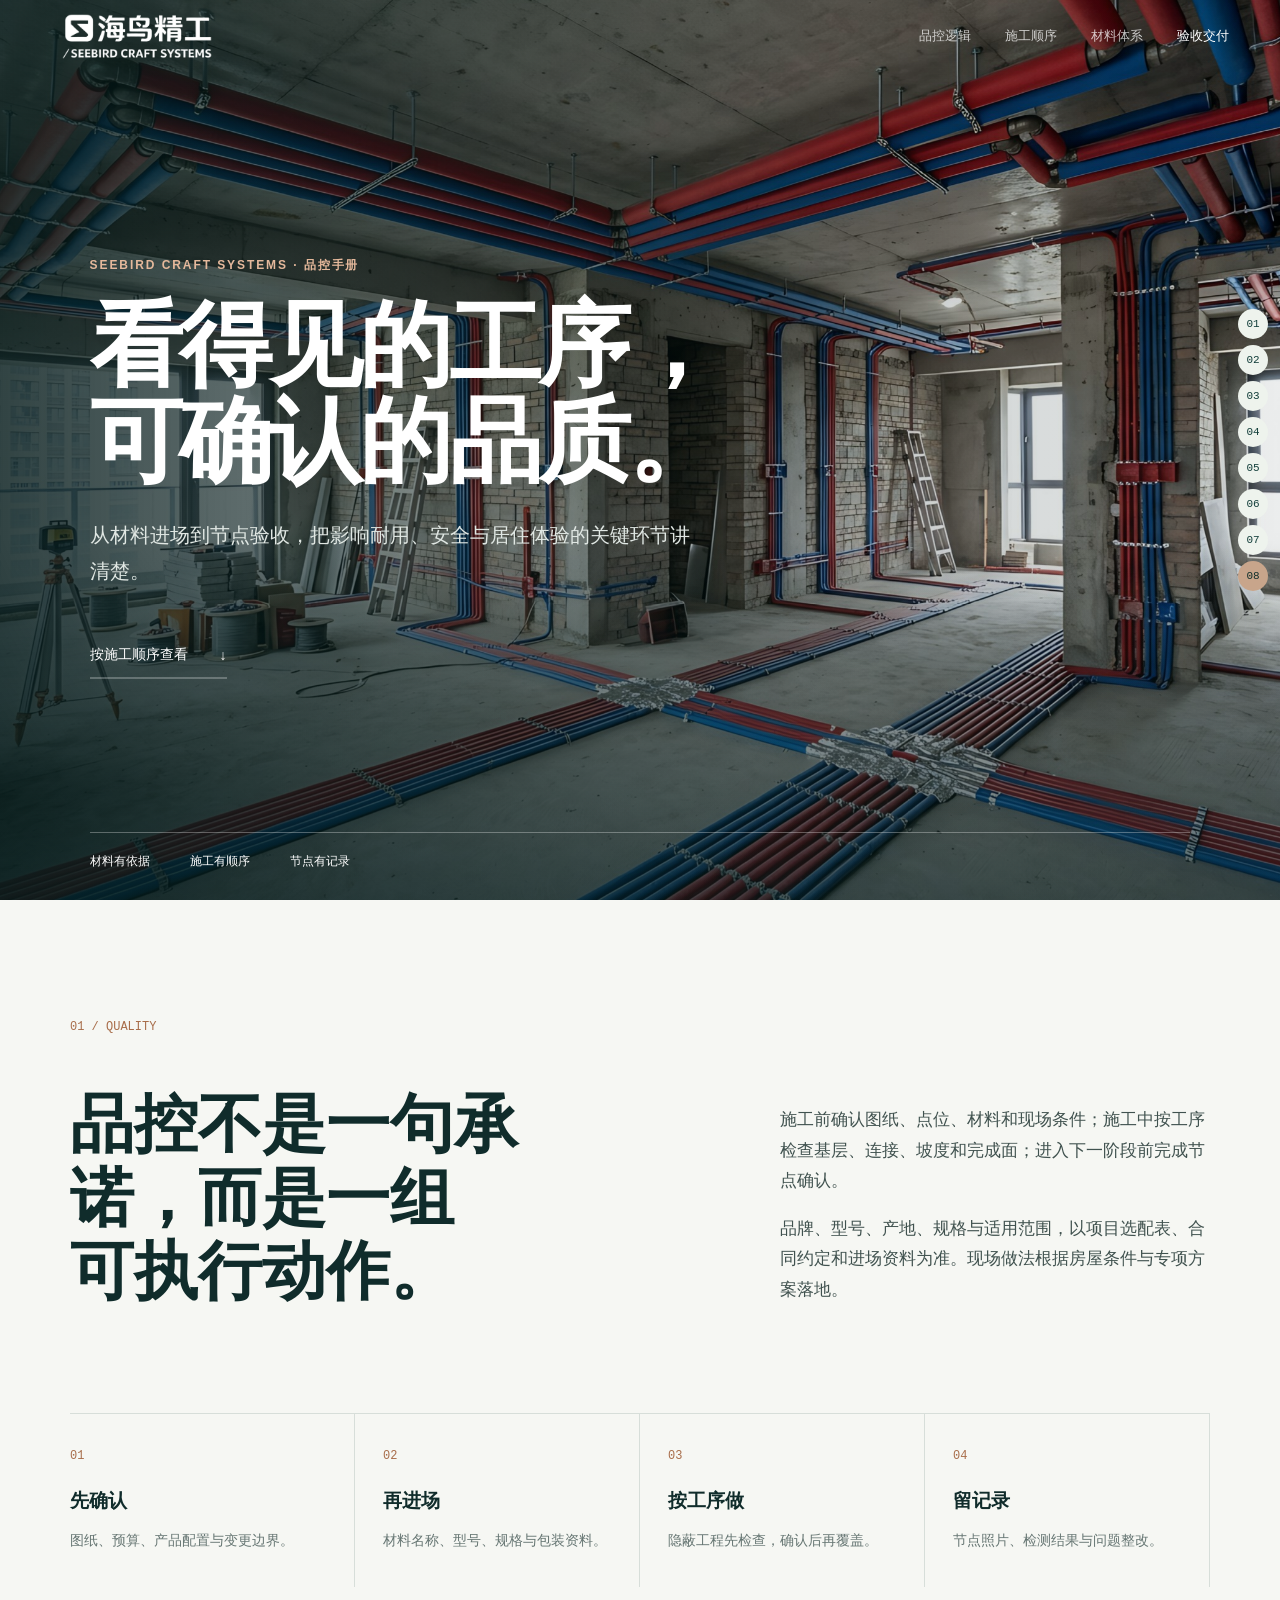
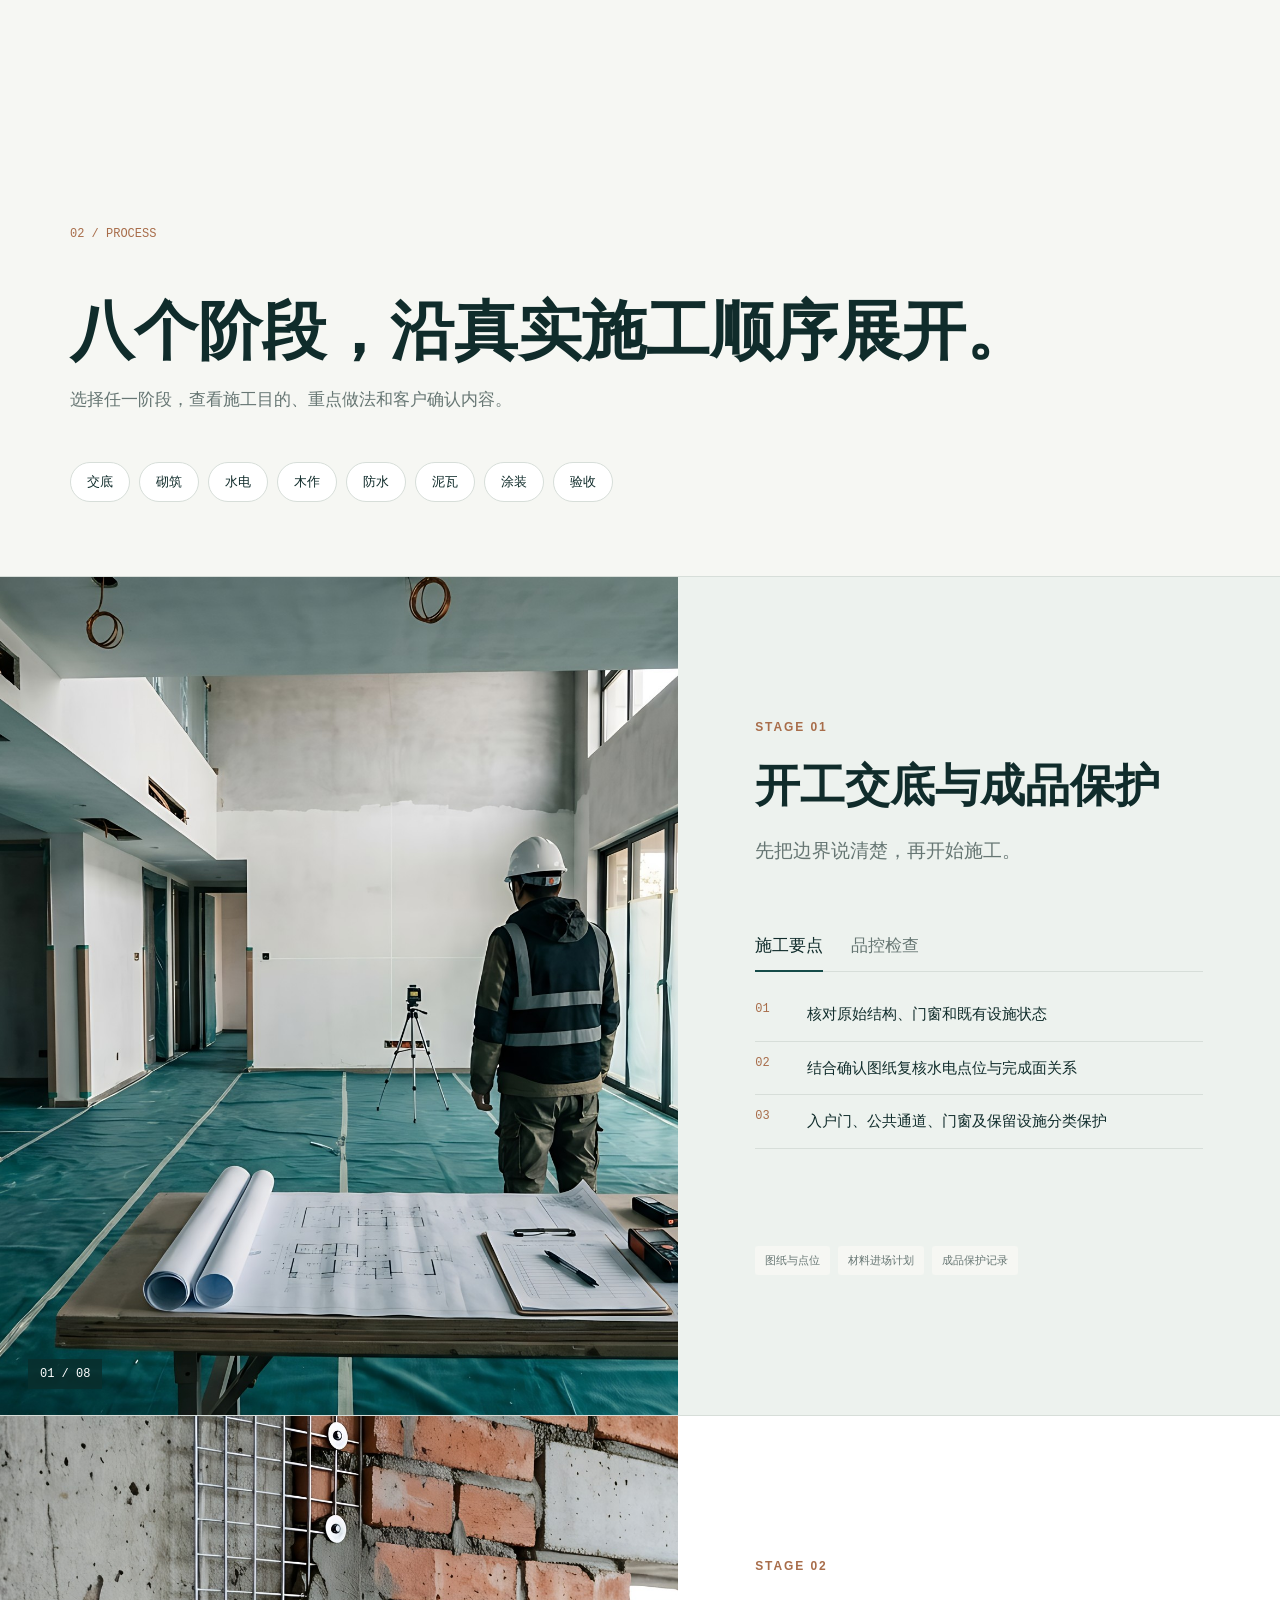
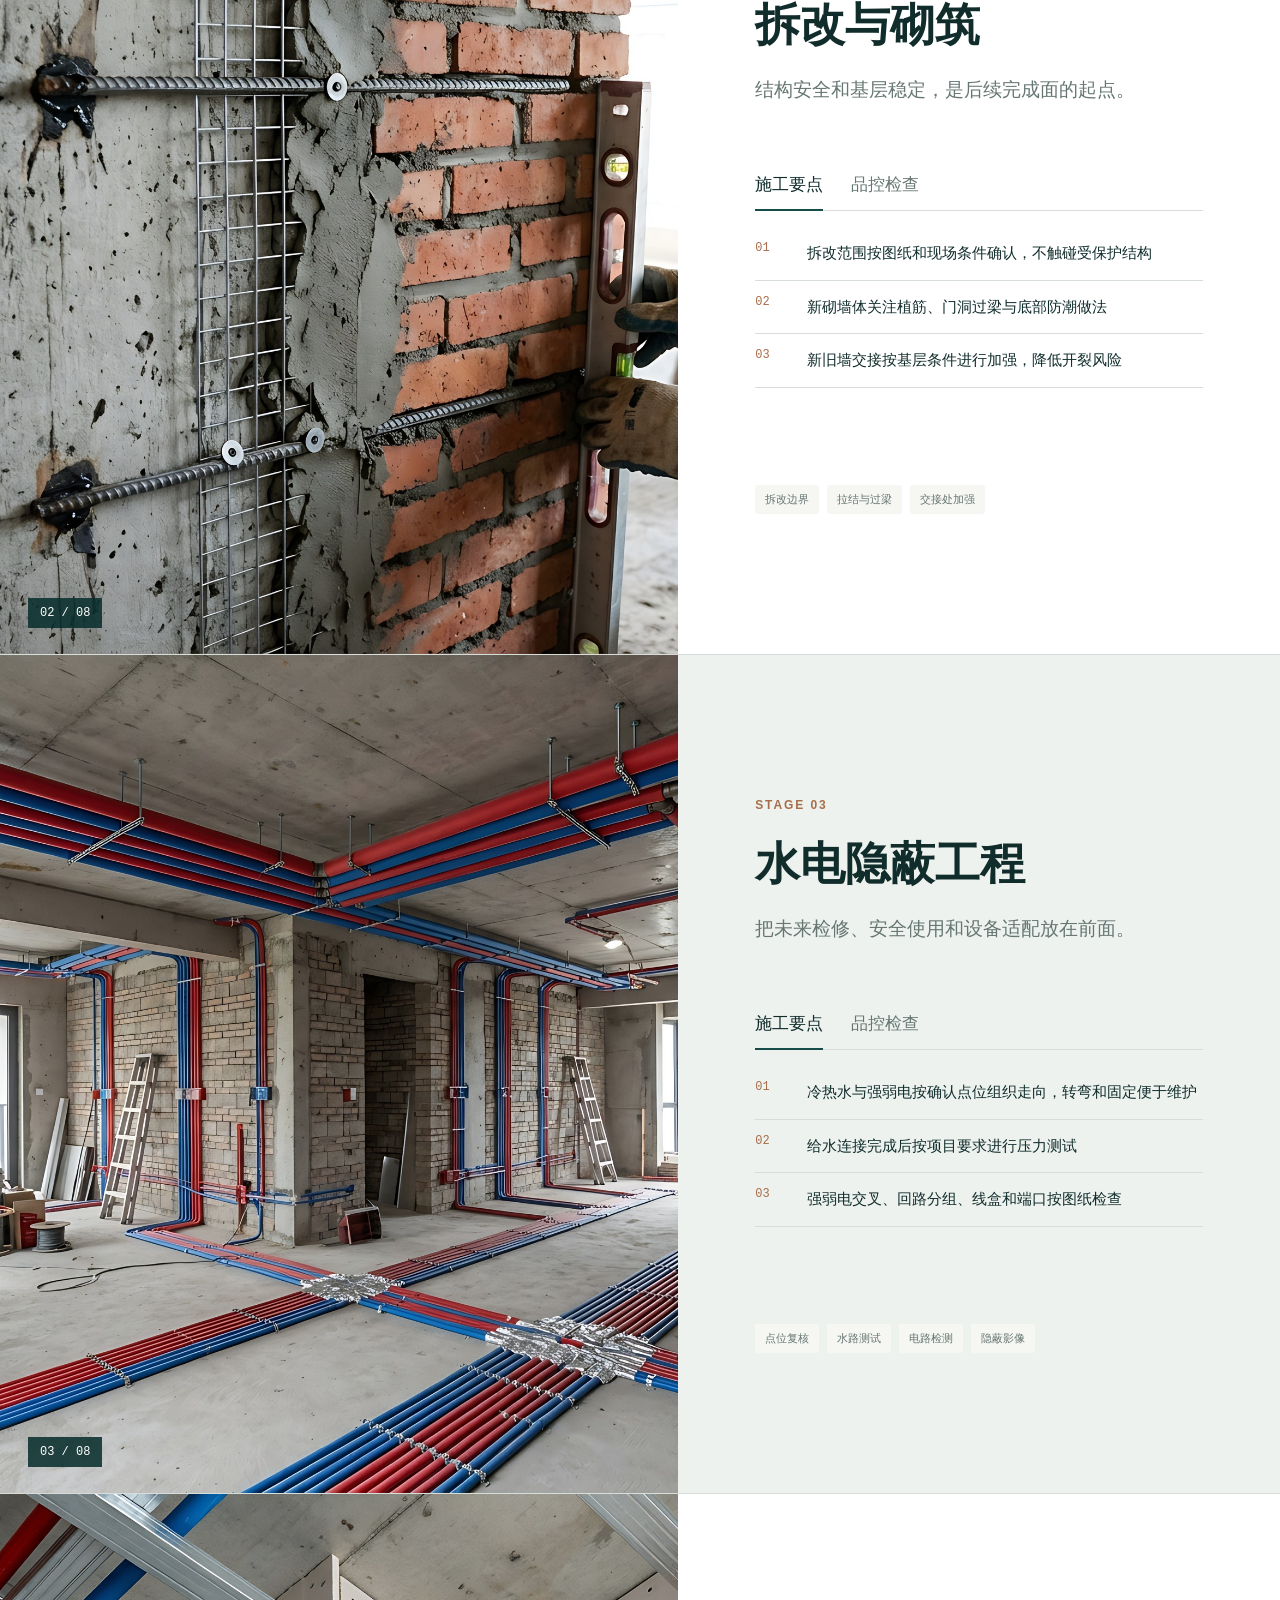
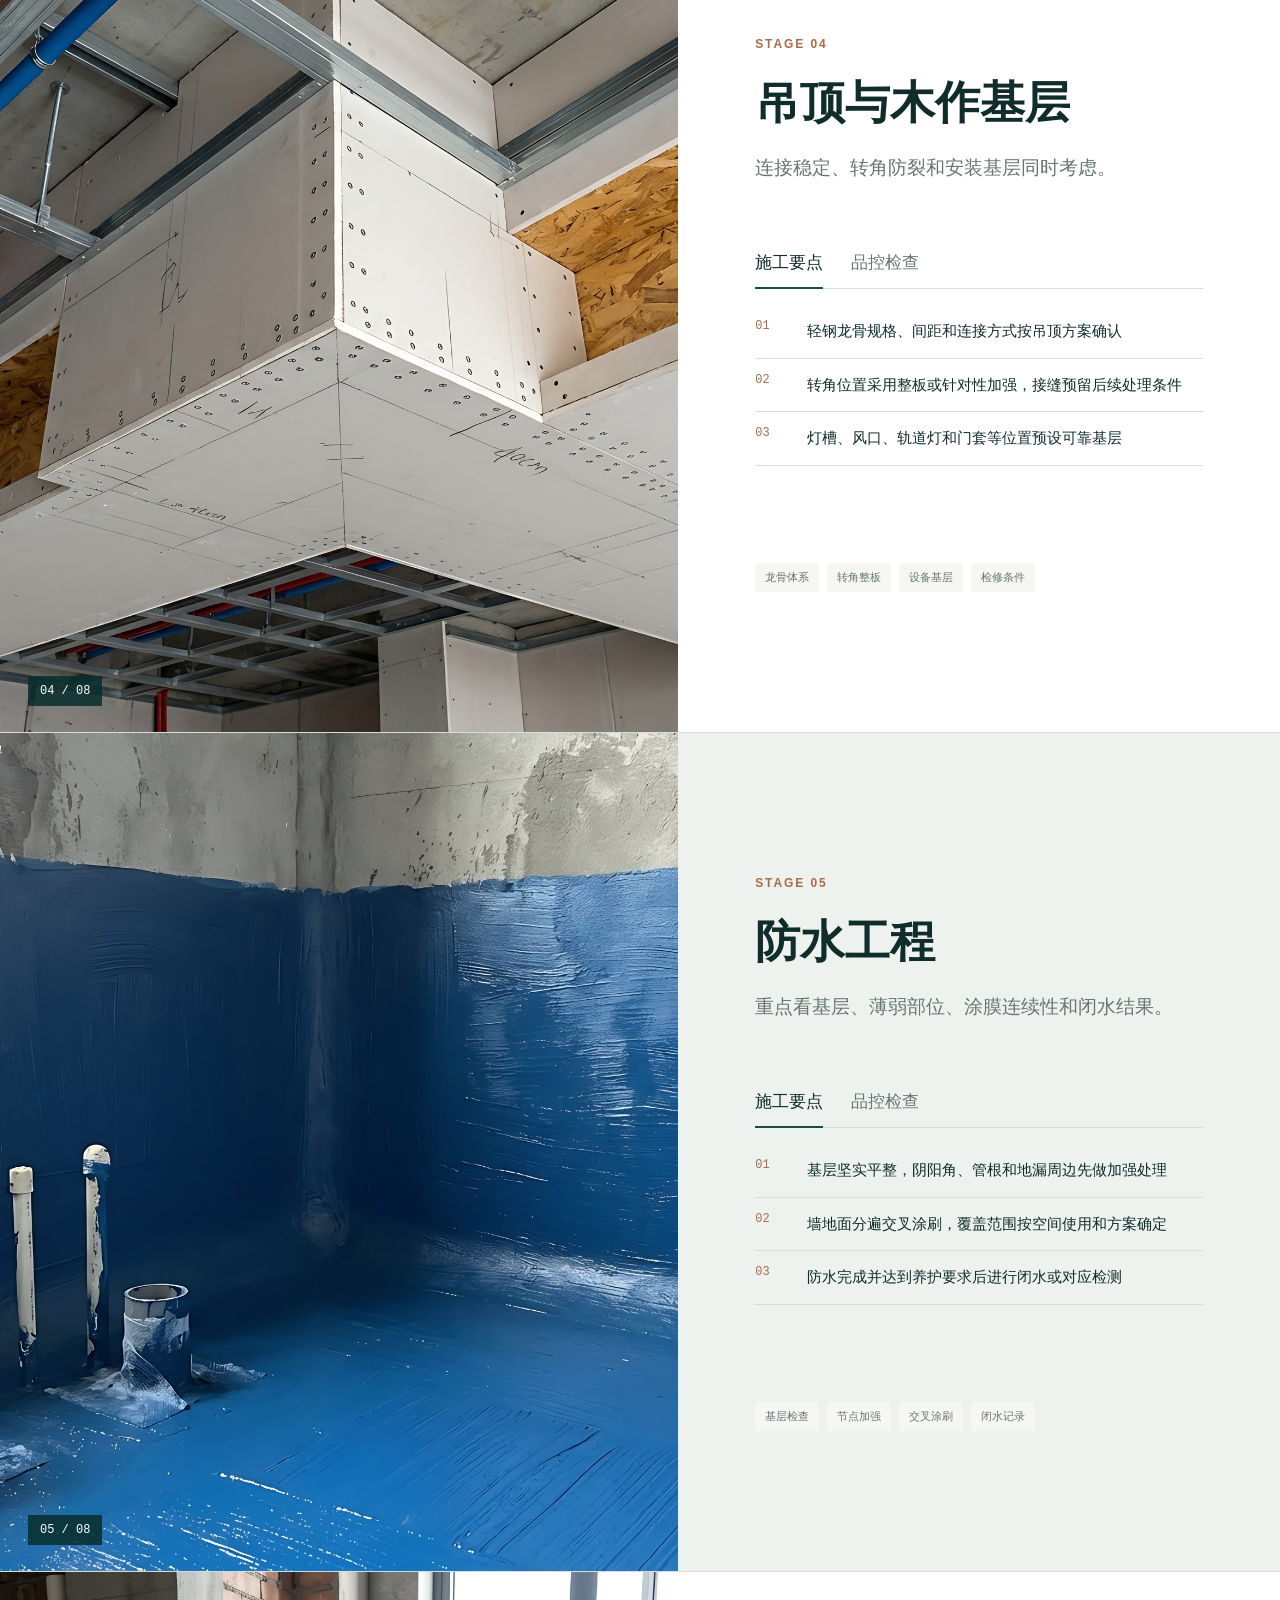
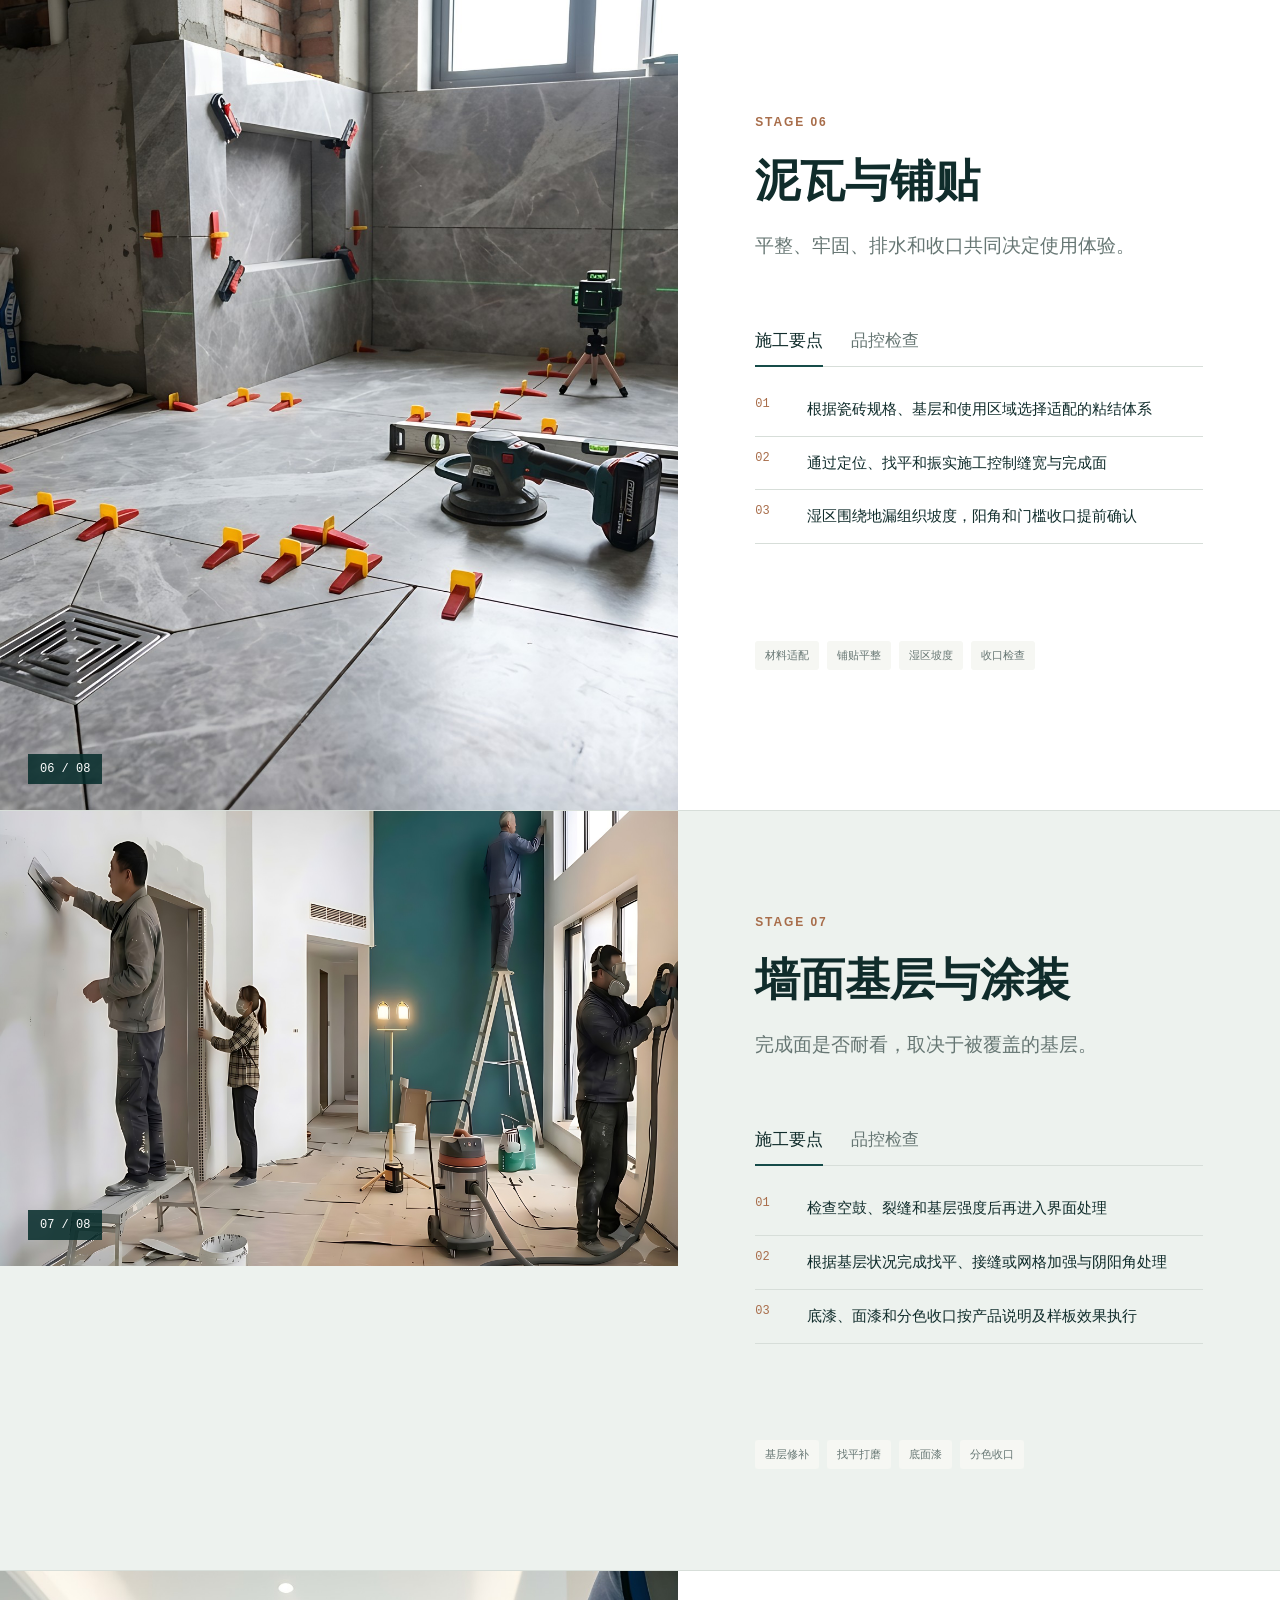
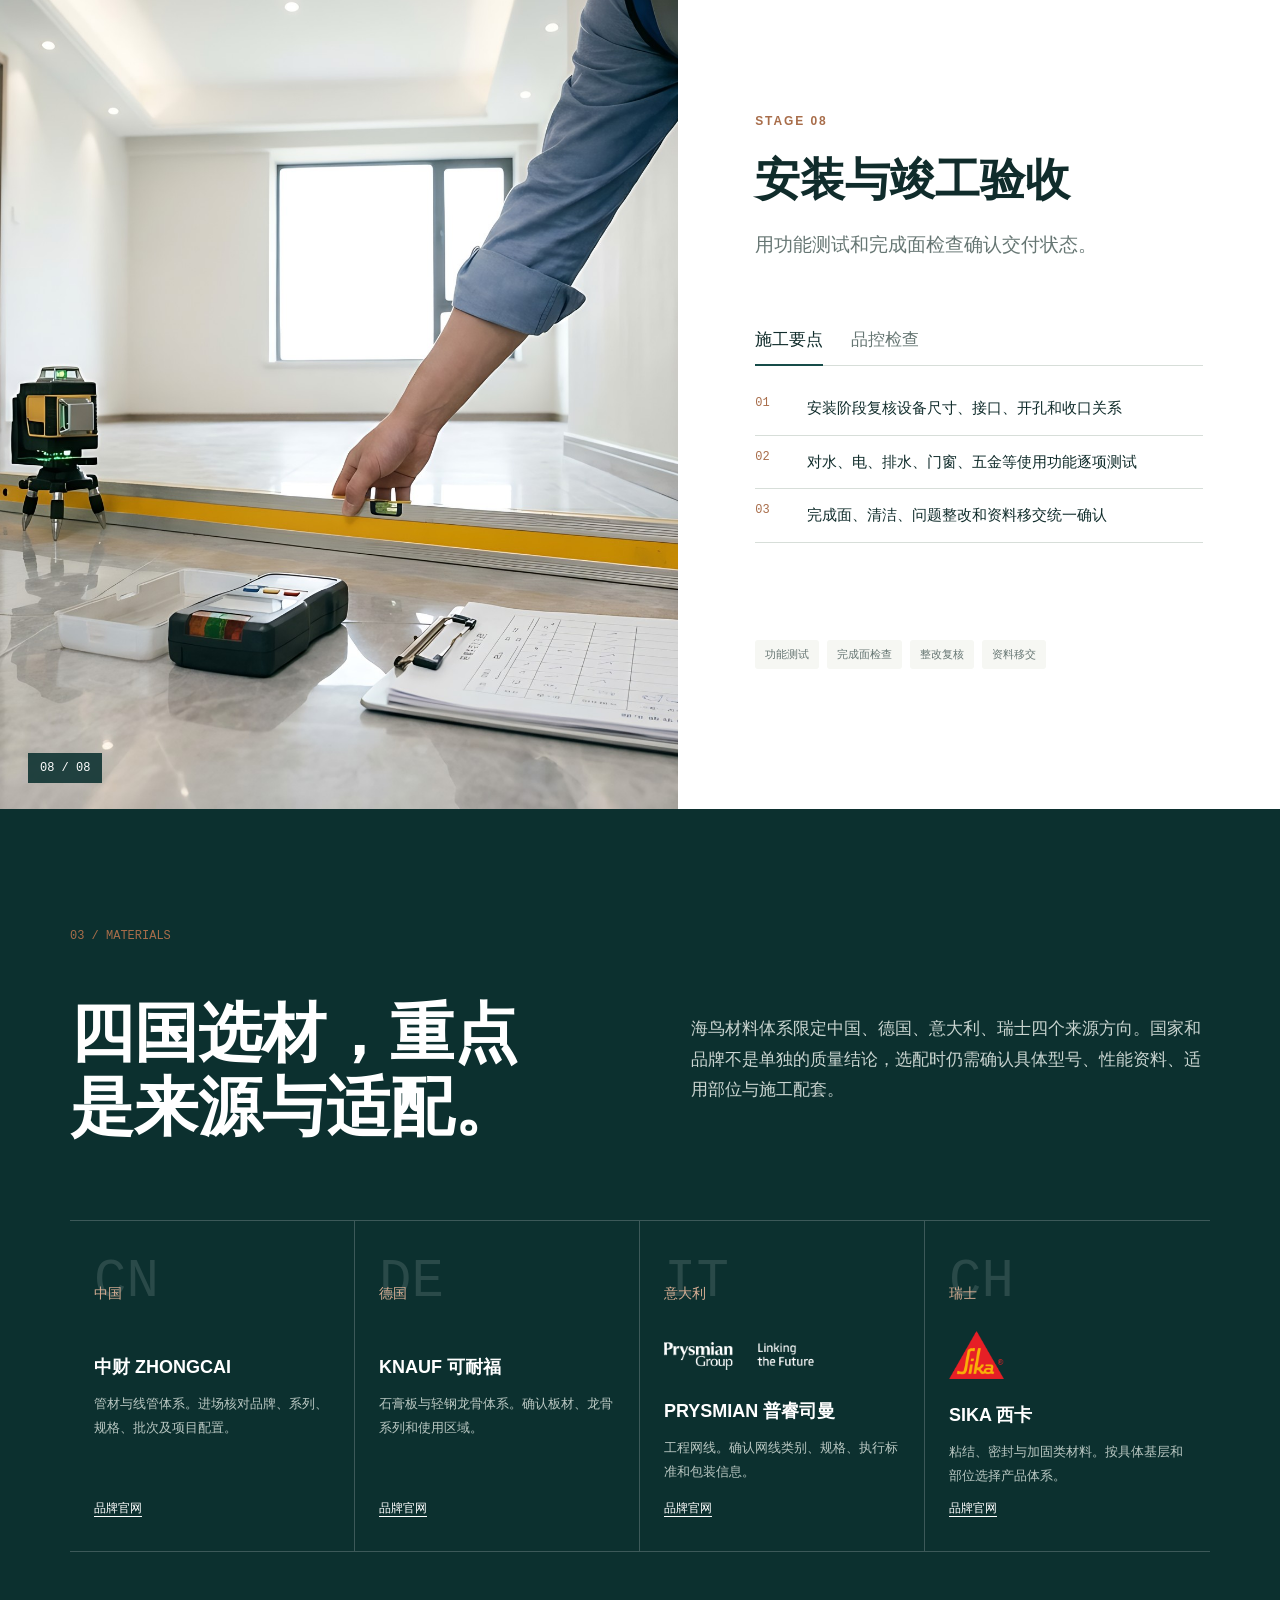
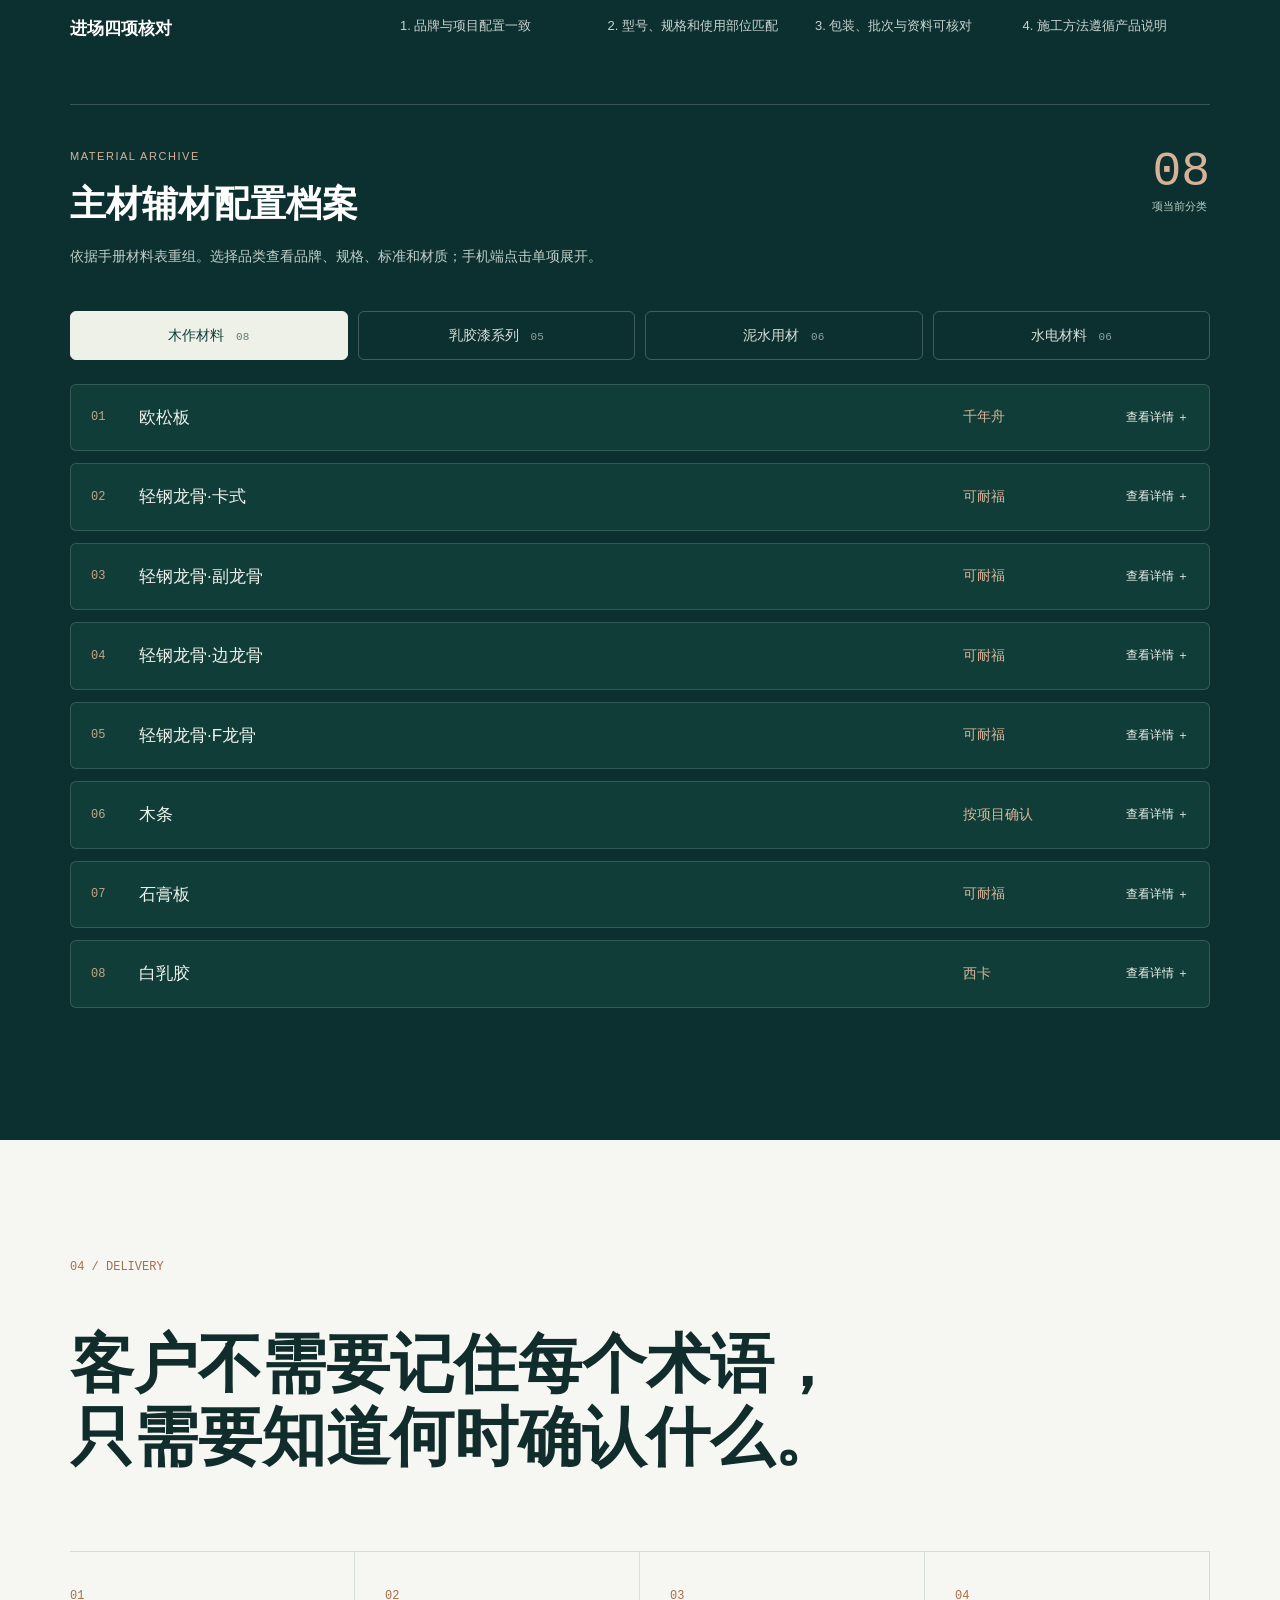
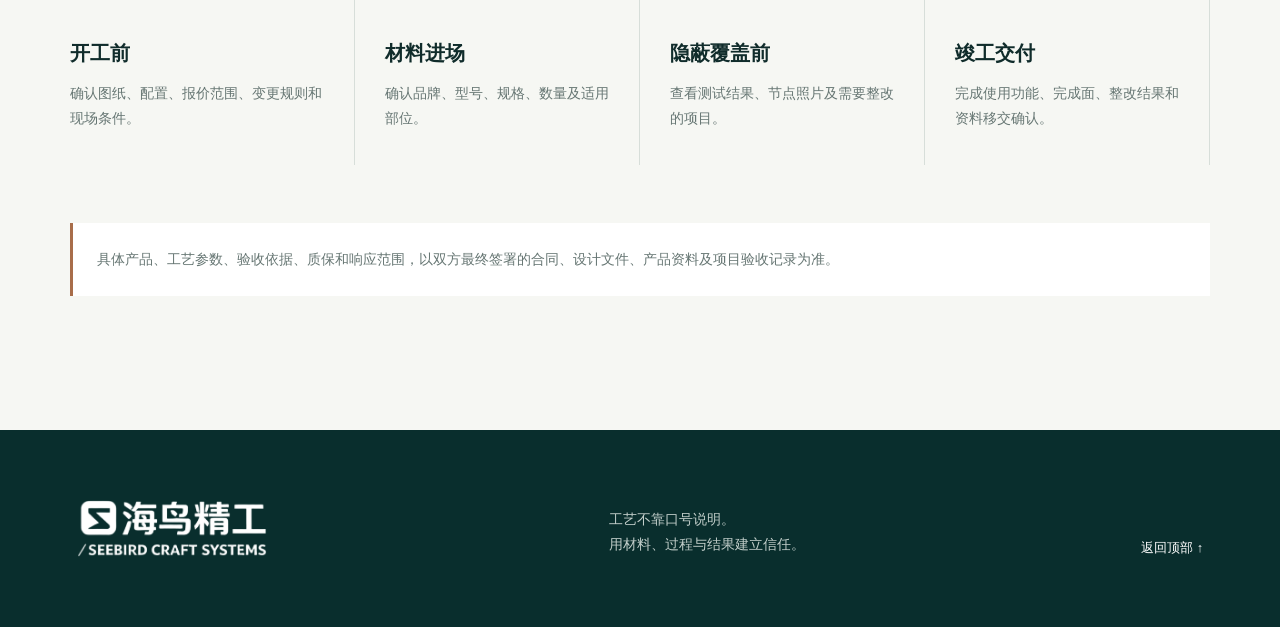
<file: index.html>
<!doctype html>
<html lang="zh-CN"><head><meta charset="utf-8"><meta name="viewport" content="width=device-width,initial-scale=1,viewport-fit=cover"><meta name="description" content="海鸟精工施工品控手册：按施工顺序了解材料确认、隐蔽工程、饰面施工和节点验收。"><meta property="og:title" content="海鸟精工｜施工工艺与品控"><meta property="og:description" content="从开工交底到竣工确认，清楚了解每个施工节点如何检查。"><meta property="og:type" content="website"><meta property="og:image" content="assets/03-mep.jpg"><title>海鸟精工｜施工工艺与品控</title><link rel="stylesheet" href="site.css"></head>
<body><div class="progress" aria-hidden="true"><i></i></div><header><a class="brand" href="#top"><img src="assets/logo.png" alt="海鸟精工 SEEBIRD CRAFT SYSTEMS"></a><nav aria-label="主导航"><a href="#system">品控逻辑</a><a href="#process">施工顺序</a><a href="#materials">材料体系</a><a href="#delivery">验收交付</a></nav><button class="menu" type="button" aria-label="打开工序菜单" aria-expanded="false">工序</button></header>
<aside class="drawer" aria-label="施工工序导航"><div><b>按施工顺序查看</b><button type="button" aria-label="关闭菜单">×</button></div><nav><a href="#handover"><i>01</i><span>交底保护</span></a><a href="#masonry"><i>02</i><span>拆改砌筑</span></a><a href="#mep"><i>03</i><span>水电工程</span></a><a href="#ceiling"><i>04</i><span>吊顶木作</span></a><a href="#waterproof"><i>05</i><span>防水工程</span></a><a href="#tiling"><i>06</i><span>泥瓦铺贴</span></a><a href="#paint"><i>07</i><span>墙面涂装</span></a><a href="#inspection"><i>08</i><span>竣工验收</span></a></nav></aside>
<main id="top"><section class="hero"><img src="assets/03-mep.jpg" alt="海鸟精工住宅水电隐蔽工程施工" width="2752" height="1536" fetchpriority="high"><div class="shade"></div><div class="hero-copy"><p class="eyebrow">SEEBIRD CRAFT SYSTEMS · 品控手册</p><h1>看得见的工序，<br>可确认的品质。</h1><p>从材料进场到节点验收，把影响耐用、安全与居住体验的关键环节讲清楚。</p><a href="#process">按施工顺序查看 <span>↓</span></a></div><div class="hero-foot"><span>材料有依据</span><span>施工有顺序</span><span>节点有记录</span></div></section>
<section class="intro band" id="system"><div class="section-no">01 / QUALITY</div><div class="intro-grid"><h2>品控不是一句承诺，<span>而是一组可执行动作。</span></h2><div><p>施工前确认图纸、点位、材料和现场条件；施工中按工序检查基层、连接、坡度和完成面；进入下一阶段前完成节点确认。</p><p>品牌、型号、产地、规格与适用范围，以项目选配表、合同约定和进场资料为准。现场做法根据房屋条件与专项方案落地。</p></div></div><div class="control-flow"><article><i>01</i><b>先确认</b><p>图纸、预算、产品配置与变更边界。</p></article><article><i>02</i><b>再进场</b><p>材料名称、型号、规格与包装资料。</p></article><article><i>03</i><b>按工序做</b><p>隐蔽工程先检查，确认后再覆盖。</p></article><article><i>04</i><b>留记录</b><p>节点照片、检测结果与问题整改。</p></article></div></section>
<section class="process-head band" id="process"><div class="section-no">02 / PROCESS</div><h2>八个阶段，沿真实施工顺序展开。</h2><p>选择任一阶段，查看施工目的、重点做法和客户确认内容。</p><div class="process-tabs" role="navigation"><a href="#handover">交底</a><a href="#masonry">砌筑</a><a href="#mep">水电</a><a href="#ceiling">木作</a><a href="#waterproof">防水</a><a href="#tiling">泥瓦</a><a href="#paint">涂装</a><a href="#inspection">验收</a></div></section>
<section class="stage" id="handover"><div class="stage-media"><img src="assets/01-handover.jpg" alt="开工交底与成品保护品控示意" width="2752" height="1536" loading="lazy" decoding="async"><span>01 / 08</span></div><div class="stage-copy"><p class="eyebrow">STAGE 01</p><h2>开工交底与成品保护</h2><p class="lead">先把边界说清楚，再开始施工。</p><div class="subnav" aria-label="开工交底与成品保护内容切换"><button class="active" data-panel="method">施工要点</button><button data-panel="check">品控检查</button></div><div class="panel active" data-panel="method"><ol><li><i>01</i><p>核对原始结构、门窗和既有设施状态</p></li><li><i>02</i><p>结合确认图纸复核水电点位与完成面关系</p></li><li><i>03</i><p>入户门、公共通道、门窗及保留设施分类保护</p></li></ol></div><div class="panel" data-panel="check"><ul><li>项目图纸与配置清单版本一致</li><li>现场问题、变更内容与责任边界形成记录</li><li>保护范围清楚，运输和施工通道可用</li></ul></div><div class="tags"><span>图纸与点位</span><span>材料进场计划</span><span>成品保护记录</span></div></div></section>
<section class="stage" id="masonry"><div class="stage-media"><img src="assets/02-masonry.jpg" alt="拆改与砌筑品控示意" width="2752" height="1536" loading="lazy" decoding="async"><span>02 / 08</span></div><div class="stage-copy"><p class="eyebrow">STAGE 02</p><h2>拆改与砌筑</h2><p class="lead">结构安全和基层稳定，是后续完成面的起点。</p><div class="subnav" aria-label="拆改与砌筑内容切换"><button class="active" data-panel="method">施工要点</button><button data-panel="check">品控检查</button></div><div class="panel active" data-panel="method"><ol><li><i>01</i><p>拆改范围按图纸和现场条件确认，不触碰受保护结构</p></li><li><i>02</i><p>新砌墙体关注植筋、门洞过梁与底部防潮做法</p></li><li><i>03</i><p>新旧墙交接按基层条件进行加强，降低开裂风险</p></li></ol></div><div class="panel" data-panel="check"><ul><li>拆改边界与现场一致</li><li>墙体垂直、门洞尺寸满足后续安装条件</li><li>隐蔽加强部位在覆盖前留存记录</li></ul></div><div class="tags"><span>拆改边界</span><span>拉结与过梁</span><span>交接处加强</span></div></div></section>
<section class="stage" id="mep"><div class="stage-media"><img src="assets/03-mep.jpg" alt="水电隐蔽工程品控示意" width="2752" height="1536" loading="lazy" decoding="async"><span>03 / 08</span></div><div class="stage-copy"><p class="eyebrow">STAGE 03</p><h2>水电隐蔽工程</h2><p class="lead">把未来检修、安全使用和设备适配放在前面。</p><div class="subnav" aria-label="水电隐蔽工程内容切换"><button class="active" data-panel="method">施工要点</button><button data-panel="check">品控检查</button></div><div class="panel active" data-panel="method"><ol><li><i>01</i><p>冷热水与强弱电按确认点位组织走向，转弯和固定便于维护</p></li><li><i>02</i><p>给水连接完成后按项目要求进行压力测试</p></li><li><i>03</i><p>强弱电交叉、回路分组、线盒和端口按图纸检查</p></li></ol></div><div class="panel" data-panel="check"><ul><li>材料品牌、规格与预算配置一致</li><li>管线固定、连接和保护符合对应产品施工要求</li><li>测试结果和管线走向完成记录后再封闭</li></ul></div><div class="tags"><span>点位复核</span><span>水路测试</span><span>电路检测</span><span>隐蔽影像</span></div></div></section>
<section class="stage" id="ceiling"><div class="stage-media"><img src="assets/04-ceiling.jpg" alt="吊顶与木作基层品控示意" width="2752" height="1536" loading="lazy" decoding="async"><span>04 / 08</span></div><div class="stage-copy"><p class="eyebrow">STAGE 04</p><h2>吊顶与木作基层</h2><p class="lead">连接稳定、转角防裂和安装基层同时考虑。</p><div class="subnav" aria-label="吊顶与木作基层内容切换"><button class="active" data-panel="method">施工要点</button><button data-panel="check">品控检查</button></div><div class="panel active" data-panel="method"><ol><li><i>01</i><p>轻钢龙骨规格、间距和连接方式按吊顶方案确认</p></li><li><i>02</i><p>转角位置采用整板或针对性加强，接缝预留后续处理条件</p></li><li><i>03</i><p>灯槽、风口、轨道灯和门套等位置预设可靠基层</p></li></ol></div><div class="panel" data-panel="check"><ul><li>龙骨和板材资料与选配一致</li><li>吊点、连接件和基层位置逐项核对</li><li>机电检修口、设备位置与吊顶关系无冲突</li></ul></div><div class="tags"><span>龙骨体系</span><span>转角整板</span><span>设备基层</span><span>检修条件</span></div></div></section>
<section class="stage" id="waterproof"><div class="stage-media"><img src="assets/05-waterproof.jpg" alt="防水工程品控示意" width="2752" height="1536" loading="lazy" decoding="async"><span>05 / 08</span></div><div class="stage-copy"><p class="eyebrow">STAGE 05</p><h2>防水工程</h2><p class="lead">重点看基层、薄弱部位、涂膜连续性和闭水结果。</p><div class="subnav" aria-label="防水工程内容切换"><button class="active" data-panel="method">施工要点</button><button data-panel="check">品控检查</button></div><div class="panel active" data-panel="method"><ol><li><i>01</i><p>基层坚实平整，阴阳角、管根和地漏周边先做加强处理</p></li><li><i>02</i><p>墙地面分遍交叉涂刷，覆盖范围按空间使用和方案确定</p></li><li><i>03</i><p>防水完成并达到养护要求后进行闭水或对应检测</p></li></ol></div><div class="panel" data-panel="check"><ul><li>加强部位与涂刷边界清晰</li><li>表面连续、无明显漏刷和破损</li><li>测试确认无异常后再进入保护层或铺贴工序</li></ul></div><div class="tags"><span>基层检查</span><span>节点加强</span><span>交叉涂刷</span><span>闭水记录</span></div></div></section>
<section class="stage" id="tiling"><div class="stage-media"><img src="assets/06-tiling.jpg" alt="泥瓦与铺贴品控示意" width="2752" height="1536" loading="lazy" decoding="async"><span>06 / 08</span></div><div class="stage-copy"><p class="eyebrow">STAGE 06</p><h2>泥瓦与铺贴</h2><p class="lead">平整、牢固、排水和收口共同决定使用体验。</p><div class="subnav" aria-label="泥瓦与铺贴内容切换"><button class="active" data-panel="method">施工要点</button><button data-panel="check">品控检查</button></div><div class="panel active" data-panel="method"><ol><li><i>01</i><p>根据瓷砖规格、基层和使用区域选择适配的粘结体系</p></li><li><i>02</i><p>通过定位、找平和振实施工控制缝宽与完成面</p></li><li><i>03</i><p>湿区围绕地漏组织坡度，阳角和门槛收口提前确认</p></li></ol></div><div class="panel" data-panel="check"><ul><li>瓷砖、胶粘材料和填缝材料配置一致</li><li>铺贴平整度、接缝和空鼓按合同验收依据检查</li><li>湿区排水方向顺畅，边角与设备接口便于维护</li></ul></div><div class="tags"><span>材料适配</span><span>铺贴平整</span><span>湿区坡度</span><span>收口检查</span></div></div></section>
<section class="stage" id="paint"><div class="stage-media"><img src="assets/07-paint.jpg" alt="墙面基层与涂装品控示意" width="2528" height="1696" loading="lazy" decoding="async"><span>07 / 08</span></div><div class="stage-copy"><p class="eyebrow">STAGE 07</p><h2>墙面基层与涂装</h2><p class="lead">完成面是否耐看，取决于被覆盖的基层。</p><div class="subnav" aria-label="墙面基层与涂装内容切换"><button class="active" data-panel="method">施工要点</button><button data-panel="check">品控检查</button></div><div class="panel active" data-panel="method"><ol><li><i>01</i><p>检查空鼓、裂缝和基层强度后再进入界面处理</p></li><li><i>02</i><p>根据基层状况完成找平、接缝或网格加强与阴阳角处理</p></li><li><i>03</i><p>底漆、面漆和分色收口按产品说明及样板效果执行</p></li></ol></div><div class="panel" data-panel="check"><ul><li>基层处理过程可追溯</li><li>侧光检查平整度、阴阳角和打磨质量</li><li>颜色、光泽与分色边界按确认样板验收</li></ul></div><div class="tags"><span>基层修补</span><span>找平打磨</span><span>底面漆</span><span>分色收口</span></div></div></section>
<section class="stage" id="inspection"><div class="stage-media"><img src="assets/08-inspection.jpg" alt="安装与竣工验收品控示意" width="2752" height="1536" loading="lazy" decoding="async"><span>08 / 08</span></div><div class="stage-copy"><p class="eyebrow">STAGE 08</p><h2>安装与竣工验收</h2><p class="lead">用功能测试和完成面检查确认交付状态。</p><div class="subnav" aria-label="安装与竣工验收内容切换"><button class="active" data-panel="method">施工要点</button><button data-panel="check">品控检查</button></div><div class="panel active" data-panel="method"><ol><li><i>01</i><p>安装阶段复核设备尺寸、接口、开孔和收口关系</p></li><li><i>02</i><p>对水、电、排水、门窗、五金等使用功能逐项测试</p></li><li><i>03</i><p>完成面、清洁、问题整改和资料移交统一确认</p></li></ol></div><div class="panel" data-panel="check"><ul><li>检测工具根据项目内容使用，不以目测代替必要测试</li><li>问题形成清单，完成整改后复核销项</li><li>交付材料包含配置、使用维护与必要记录</li></ul></div><div class="tags"><span>功能测试</span><span>完成面检查</span><span>整改复核</span><span>资料移交</span></div></div></section>
<section class="materials band" id="materials"><div class="section-no">03 / MATERIALS</div><div class="materials-title"><h2>四国选材，<span>重点是来源与适配。</span></h2><p>海鸟材料体系限定中国、德国、意大利、瑞士四个来源方向。国家和品牌不是单独的质量结论，选配时仍需确认具体型号、性能资料、适用部位与施工配套。</p></div><div class="countries"><article><span>CN</span><small>中国</small><b>中财 ZHONGCAI</b><p>管材与线管体系。进场核对品牌、系列、规格、批次及项目配置。</p><a href="https://www.zhongcai.com/" target="_blank" rel="noreferrer">品牌官网</a></article><article><span>DE</span><small>德国</small><b>KNAUF 可耐福</b><p>石膏板与轻钢龙骨体系。确认板材、龙骨系列和使用区域。</p><a href="https://knauf.com/" target="_blank" rel="noreferrer">品牌官网</a></article><article><span>IT</span><small>意大利</small><img class="brand-logo prysmian" src="assets/brand-prysmian.png" alt="PRYSMIAN 普睿司曼官方Logo"><b>PRYSMIAN 普睿司曼</b><p>工程网线。确认网线类别、规格、执行标准和包装信息。</p><a href="https://www.prysmian.com/" target="_blank" rel="noreferrer">品牌官网</a></article><article><span>CH</span><small>瑞士</small><img class="brand-logo" src="assets/brand-sika.png" alt="SIKA 西卡官方Logo"><b>SIKA 西卡</b><p>粘结、密封与加固类材料。按具体基层和部位选择产品体系。</p><a href="https://www.sika.com/" target="_blank" rel="noreferrer">品牌官网</a></article></div><div class="material-rule"><b>进场四项核对</b><ol><li>品牌与项目配置一致</li><li>型号、规格和使用部位匹配</li><li>包装、批次与资料可核对</li><li>施工方法遵循产品说明</li></ol></div><div class="material-archive"><div class="archive-head"><div><small>MATERIAL ARCHIVE</small><h3>主材辅材配置档案</h3><p>依据手册材料表重组。选择品类查看品牌、规格、标准和材质；手机端点击单项展开。</p></div><span><b id="materialCount">08</b> 项当前分类</span></div><div class="archive-tabs" role="tablist" aria-label="材料品类"><button class="active" data-material="wood" role="tab">木作材料 <i>08</i></button><button data-material="paint" role="tab">乳胶漆系列 <i>05</i></button><button data-material="masonry" role="tab">泥水用材 <i>06</i></button><button data-material="mep" role="tab">水电材料 <i>06</i></button></div><div class="archive-panel" id="materialPanel" aria-live="polite"></div></div></section>
<section class="delivery band" id="delivery"><div class="section-no">04 / DELIVERY</div><h2>客户不需要记住每个术语，只需要知道何时确认什么。</h2><div class="delivery-grid"><article><i>01</i><h3>开工前</h3><p>确认图纸、配置、报价范围、变更规则和现场条件。</p></article><article><i>02</i><h3>材料进场</h3><p>确认品牌、型号、规格、数量及适用部位。</p></article><article><i>03</i><h3>隐蔽覆盖前</h3><p>查看测试结果、节点照片及需要整改的项目。</p></article><article><i>04</i><h3>竣工交付</h3><p>完成使用功能、完成面、整改结果和资料移交确认。</p></article></div><p class="note">具体产品、工艺参数、验收依据、质保和响应范围，以双方最终签署的合同、设计文件、产品资料及项目验收记录为准。</p></section>
</main><footer><img src="assets/logo.png" alt="海鸟精工"><p>工艺不靠口号说明。<br>用材料、过程与结果建立信任。</p><a href="#top">返回顶部 ↑</a></footer><dialog class="viewer"><button type="button" aria-label="关闭大图">×</button><img alt=""><p></p></dialog><script src="site.js"></script><script src="enhance.js"></script><script src="layout-fix.js"></script><link rel="stylesheet" href="enhance.css"></body></html>
</file>
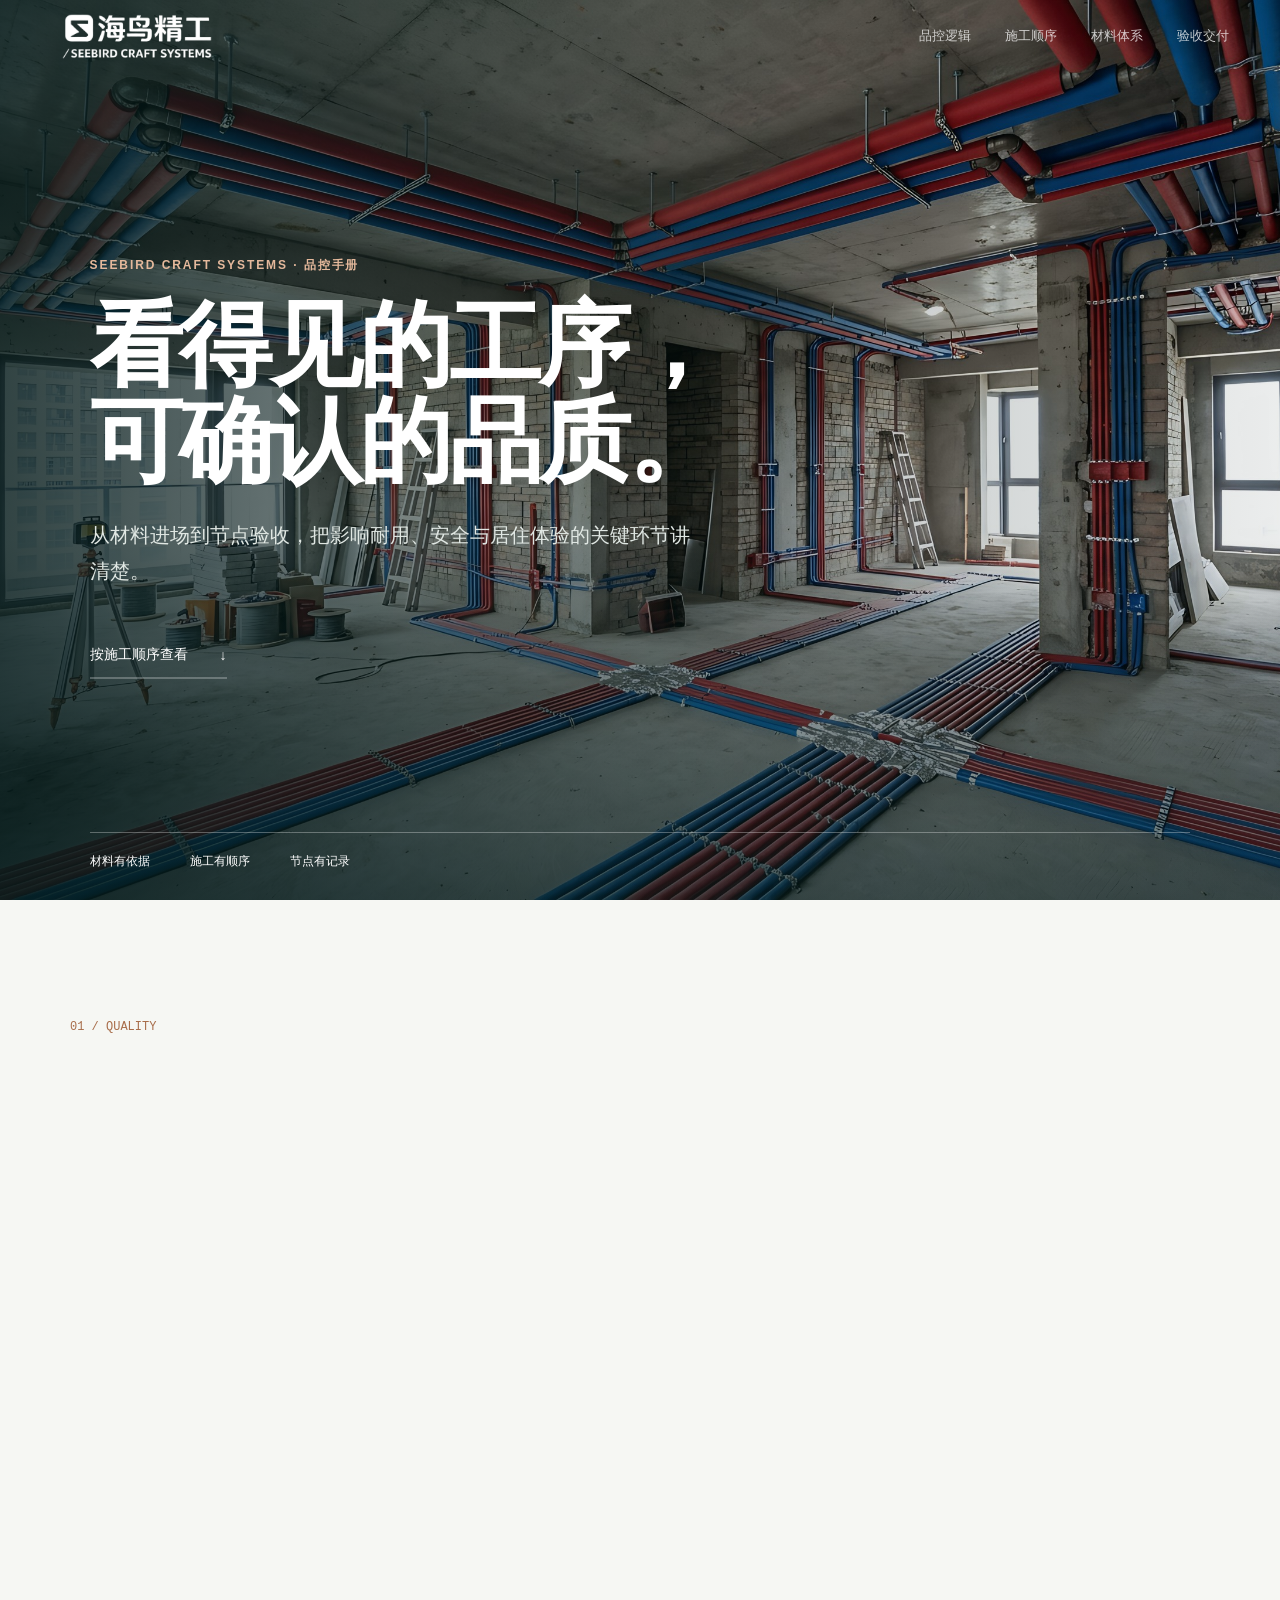
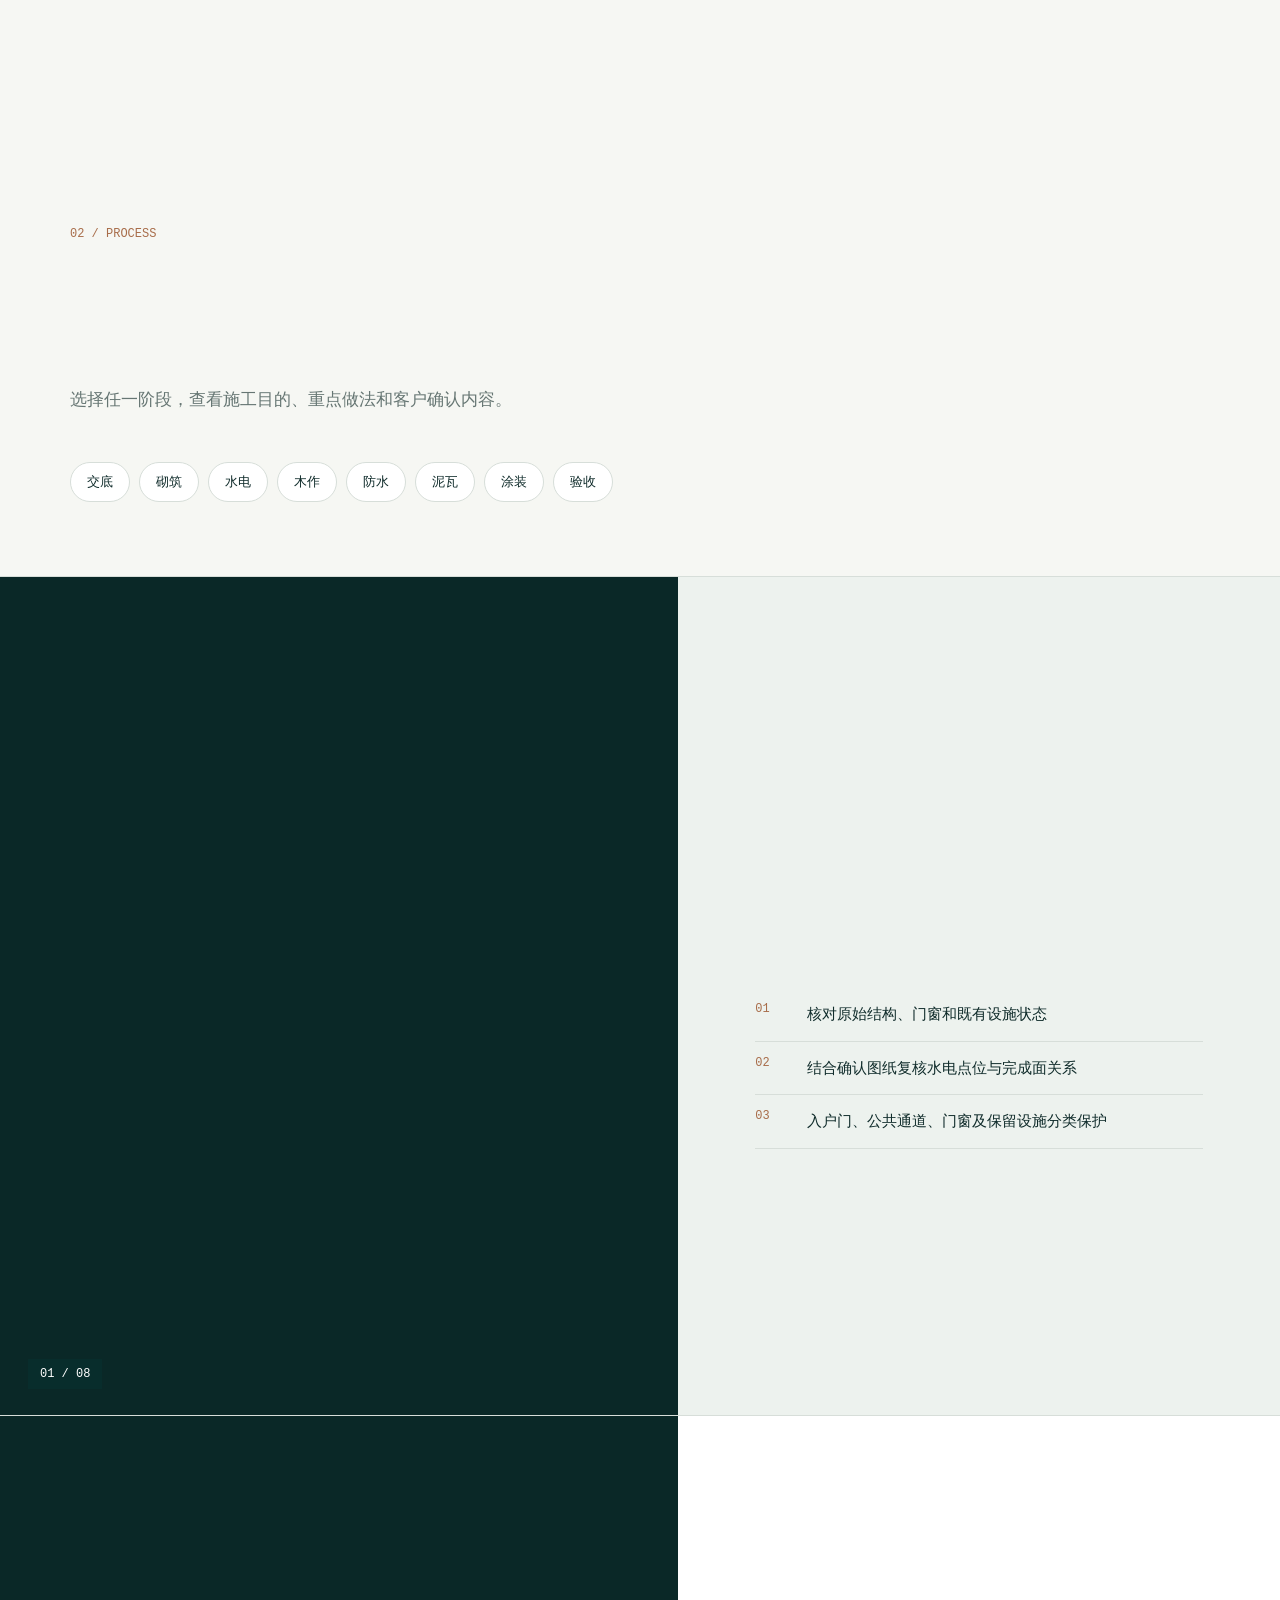
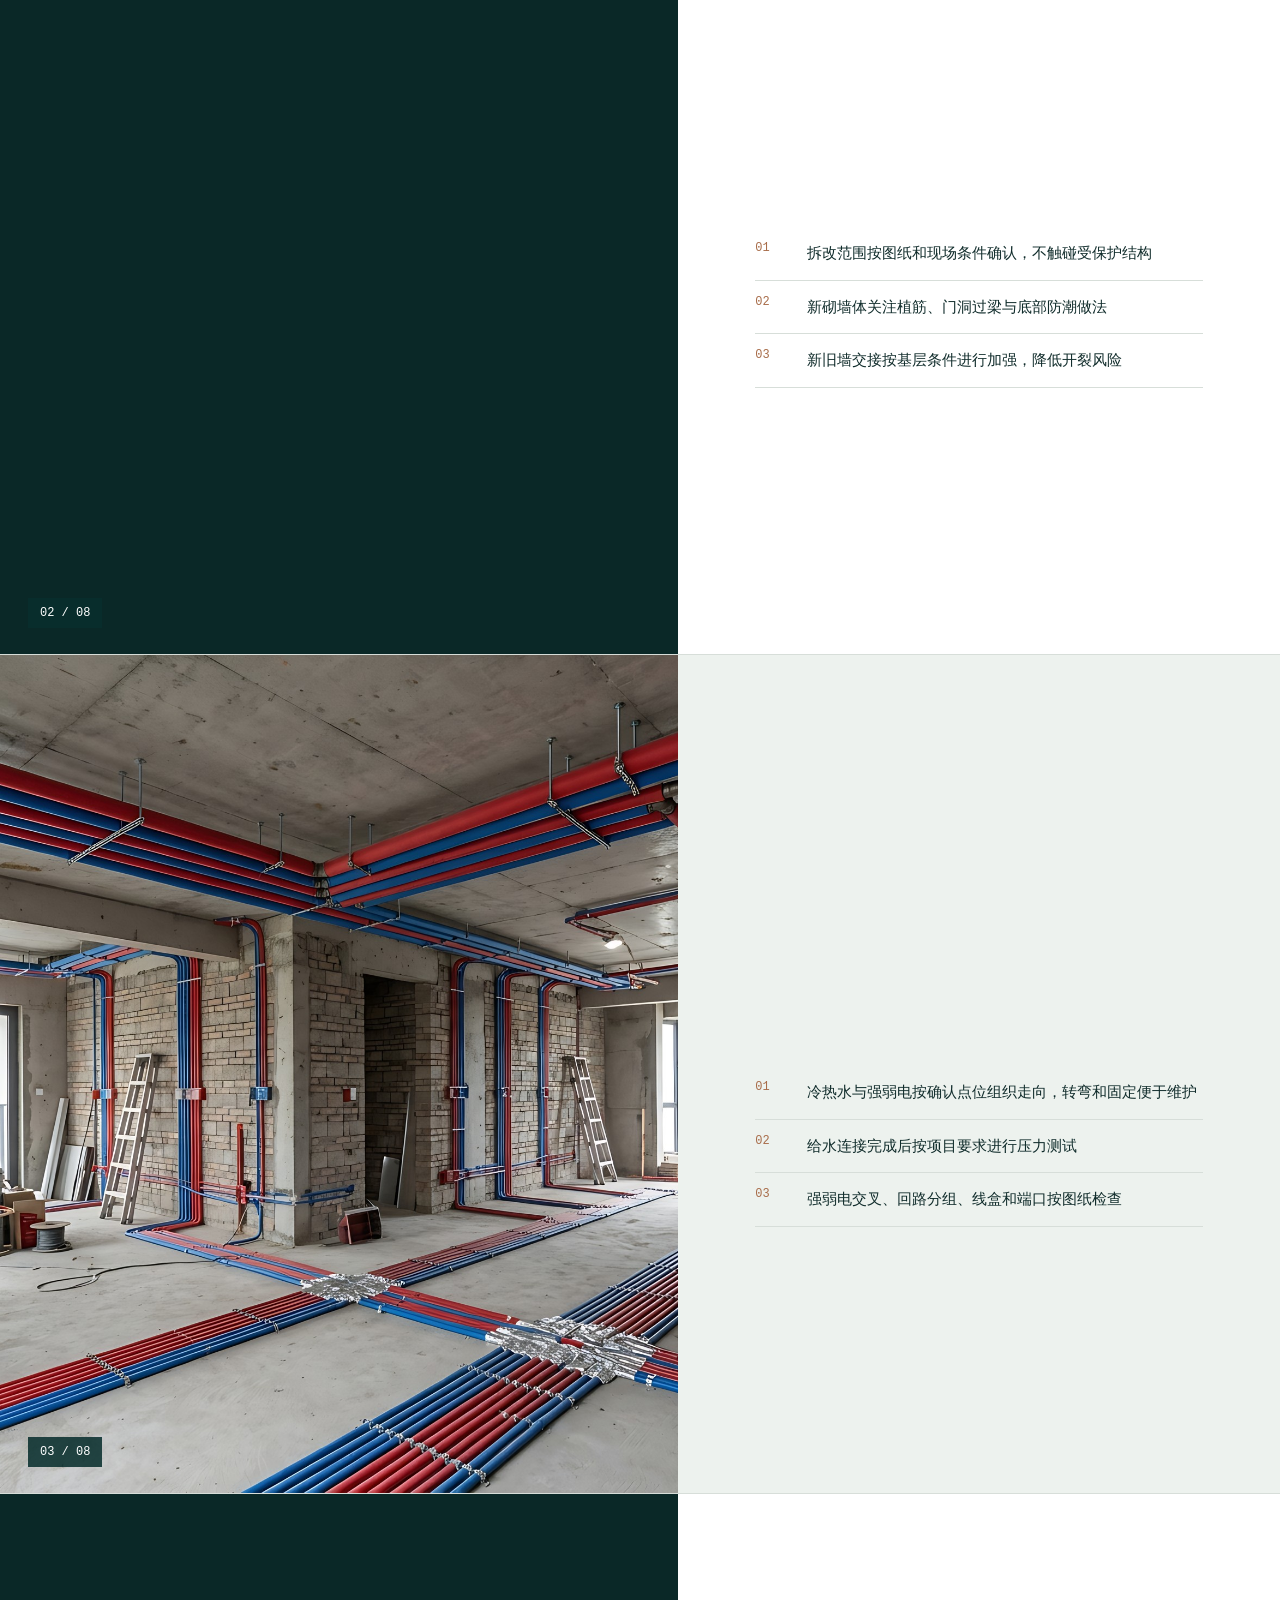
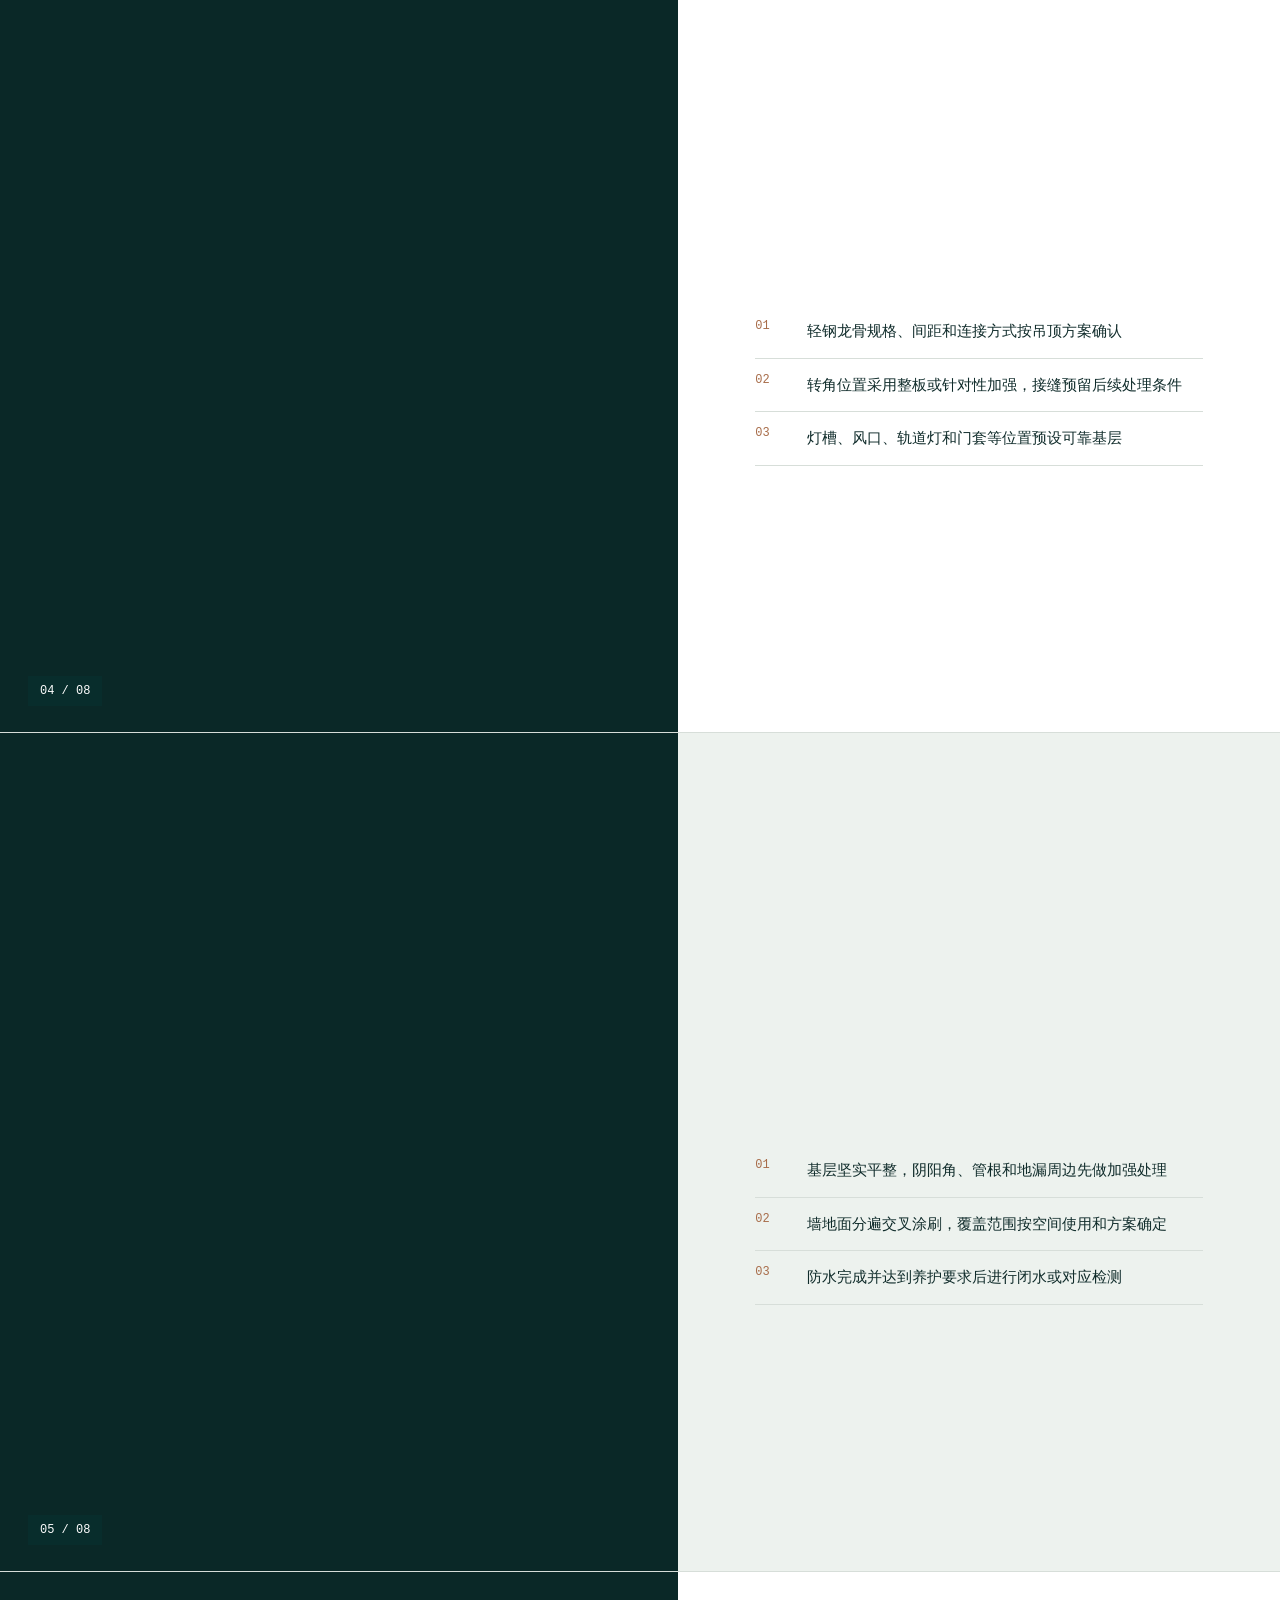
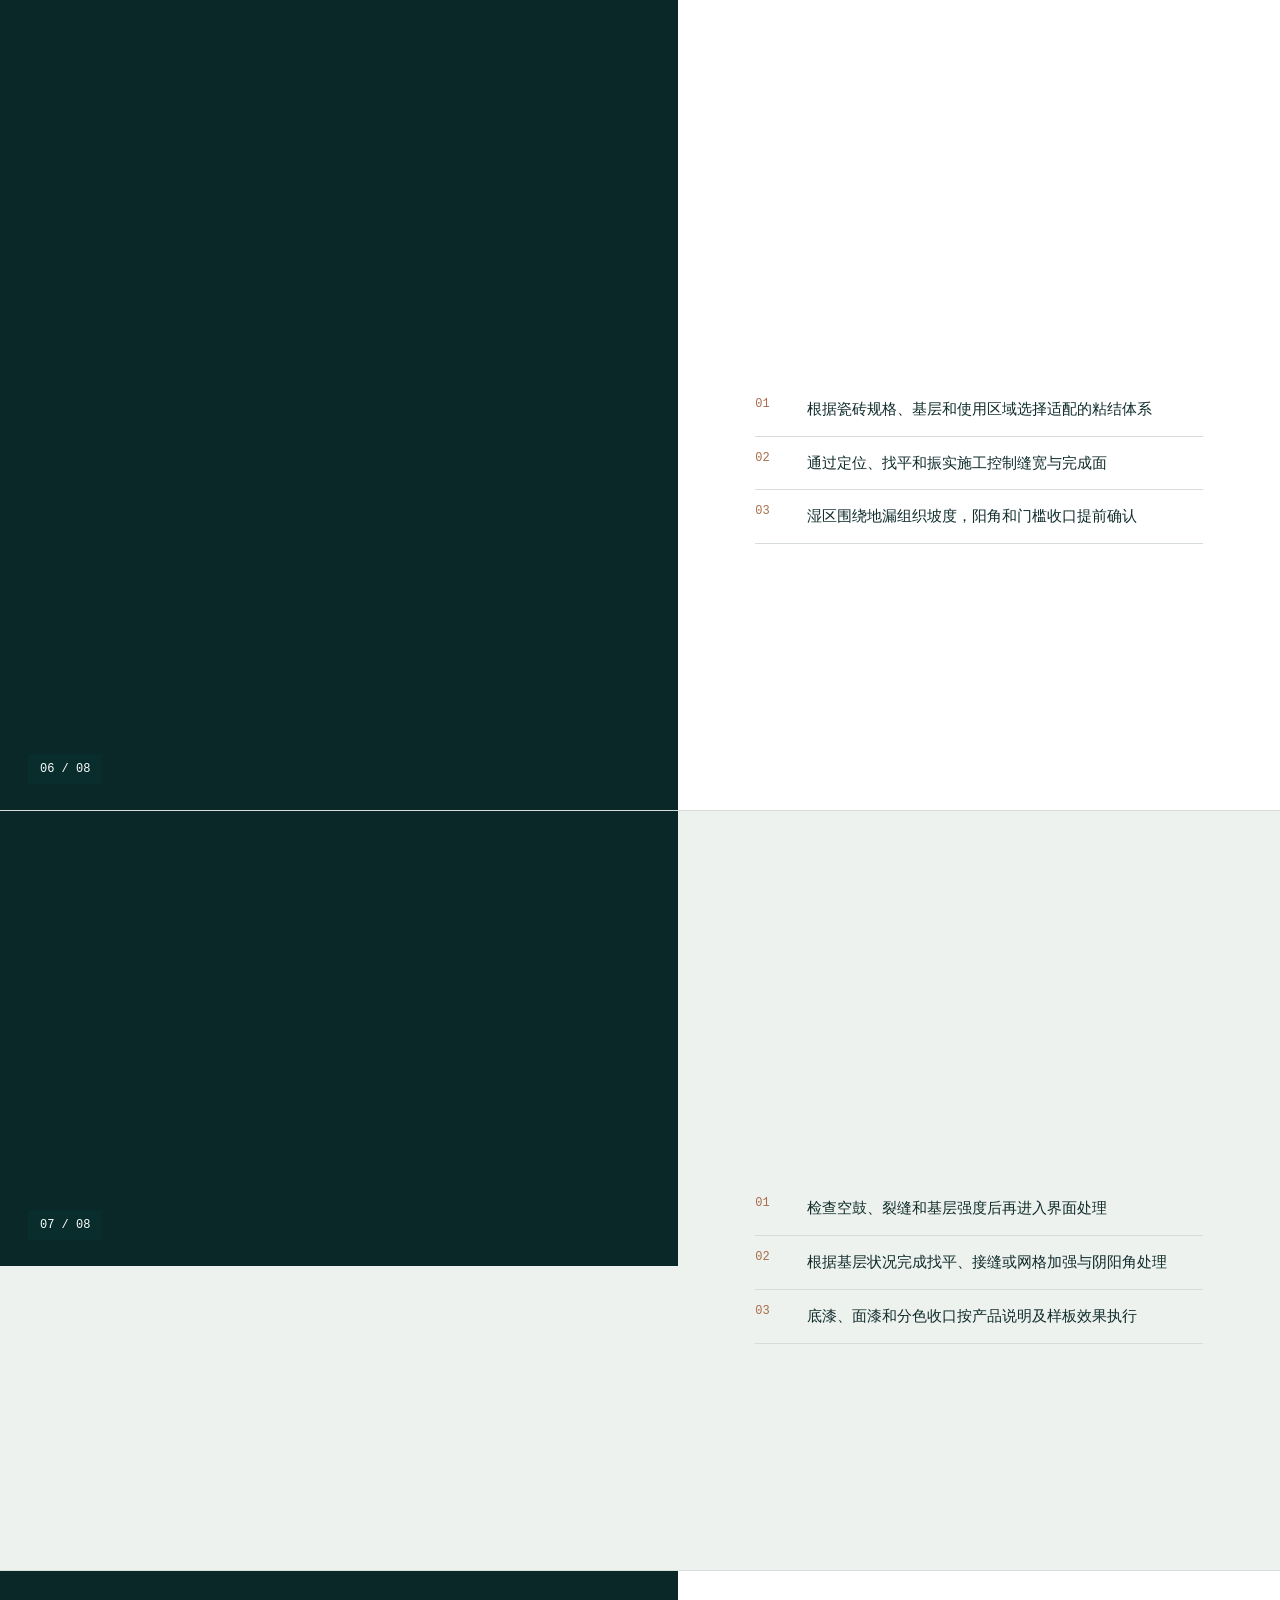
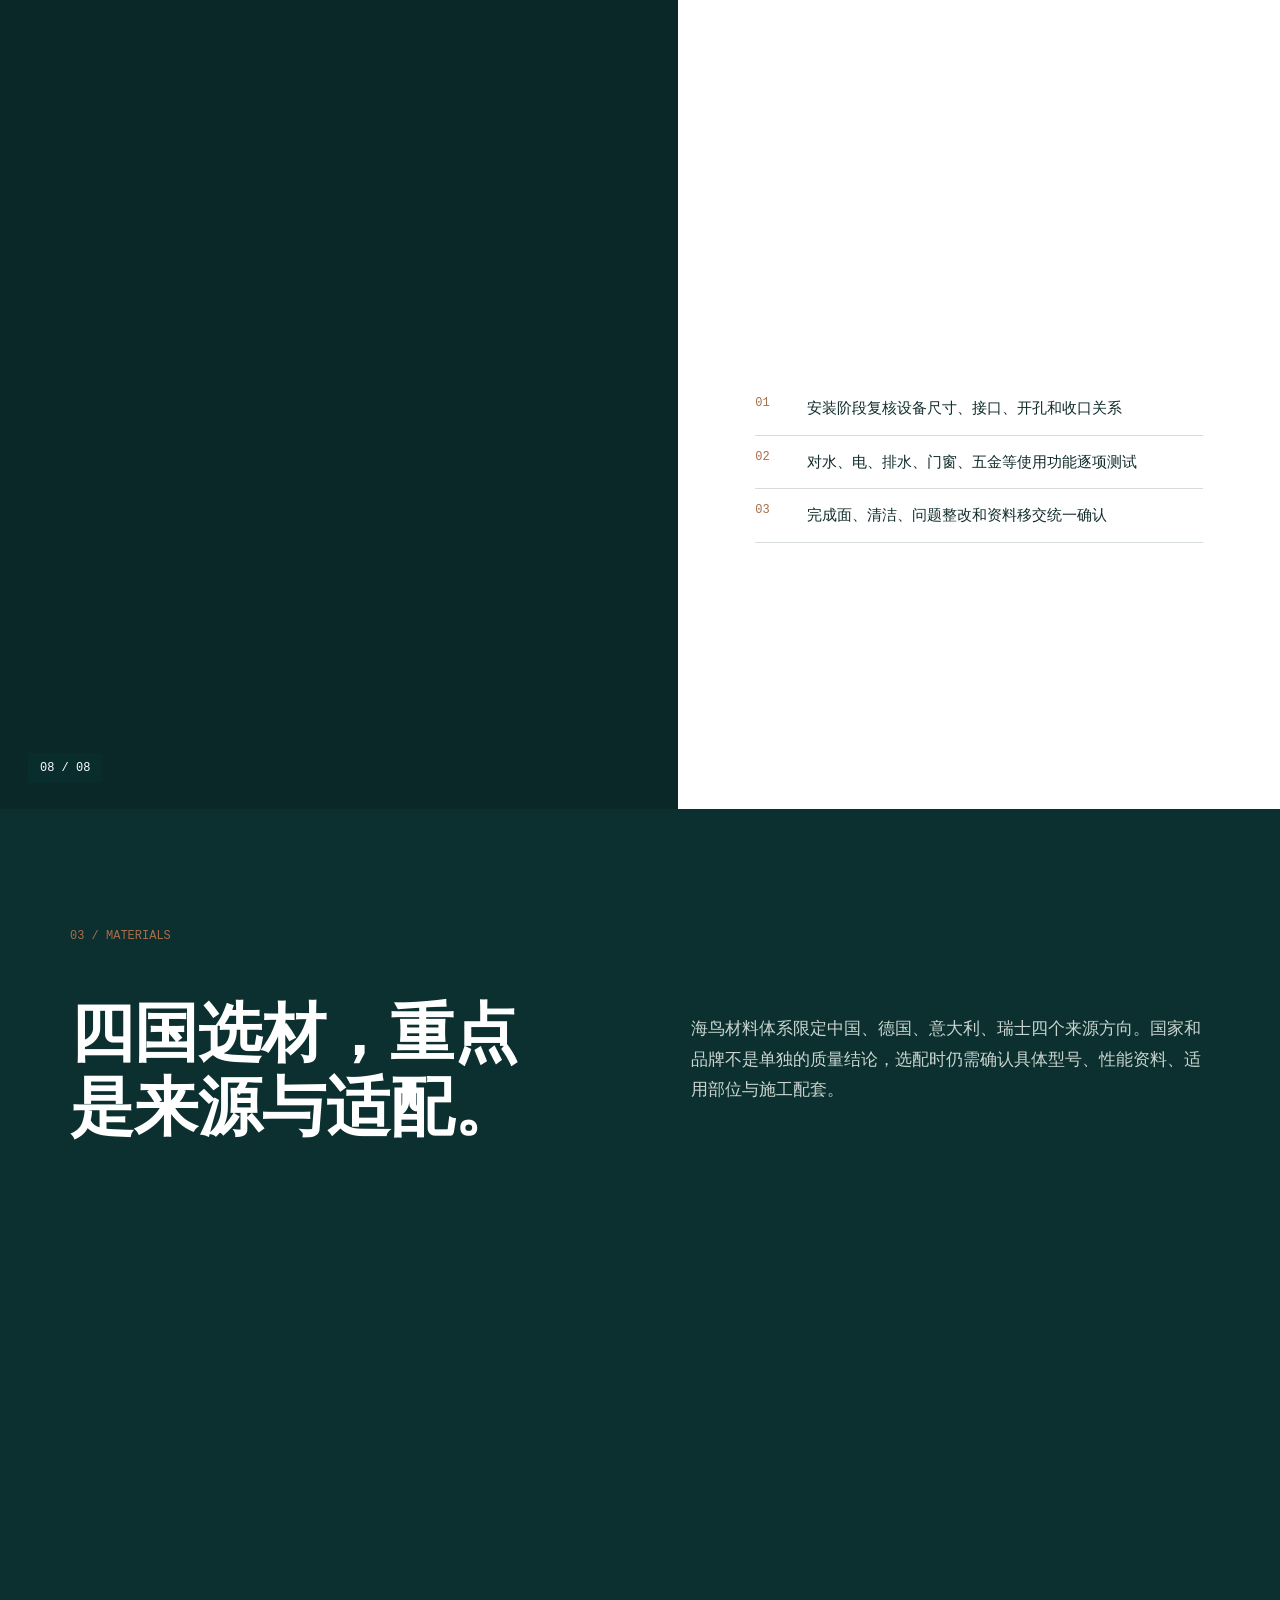
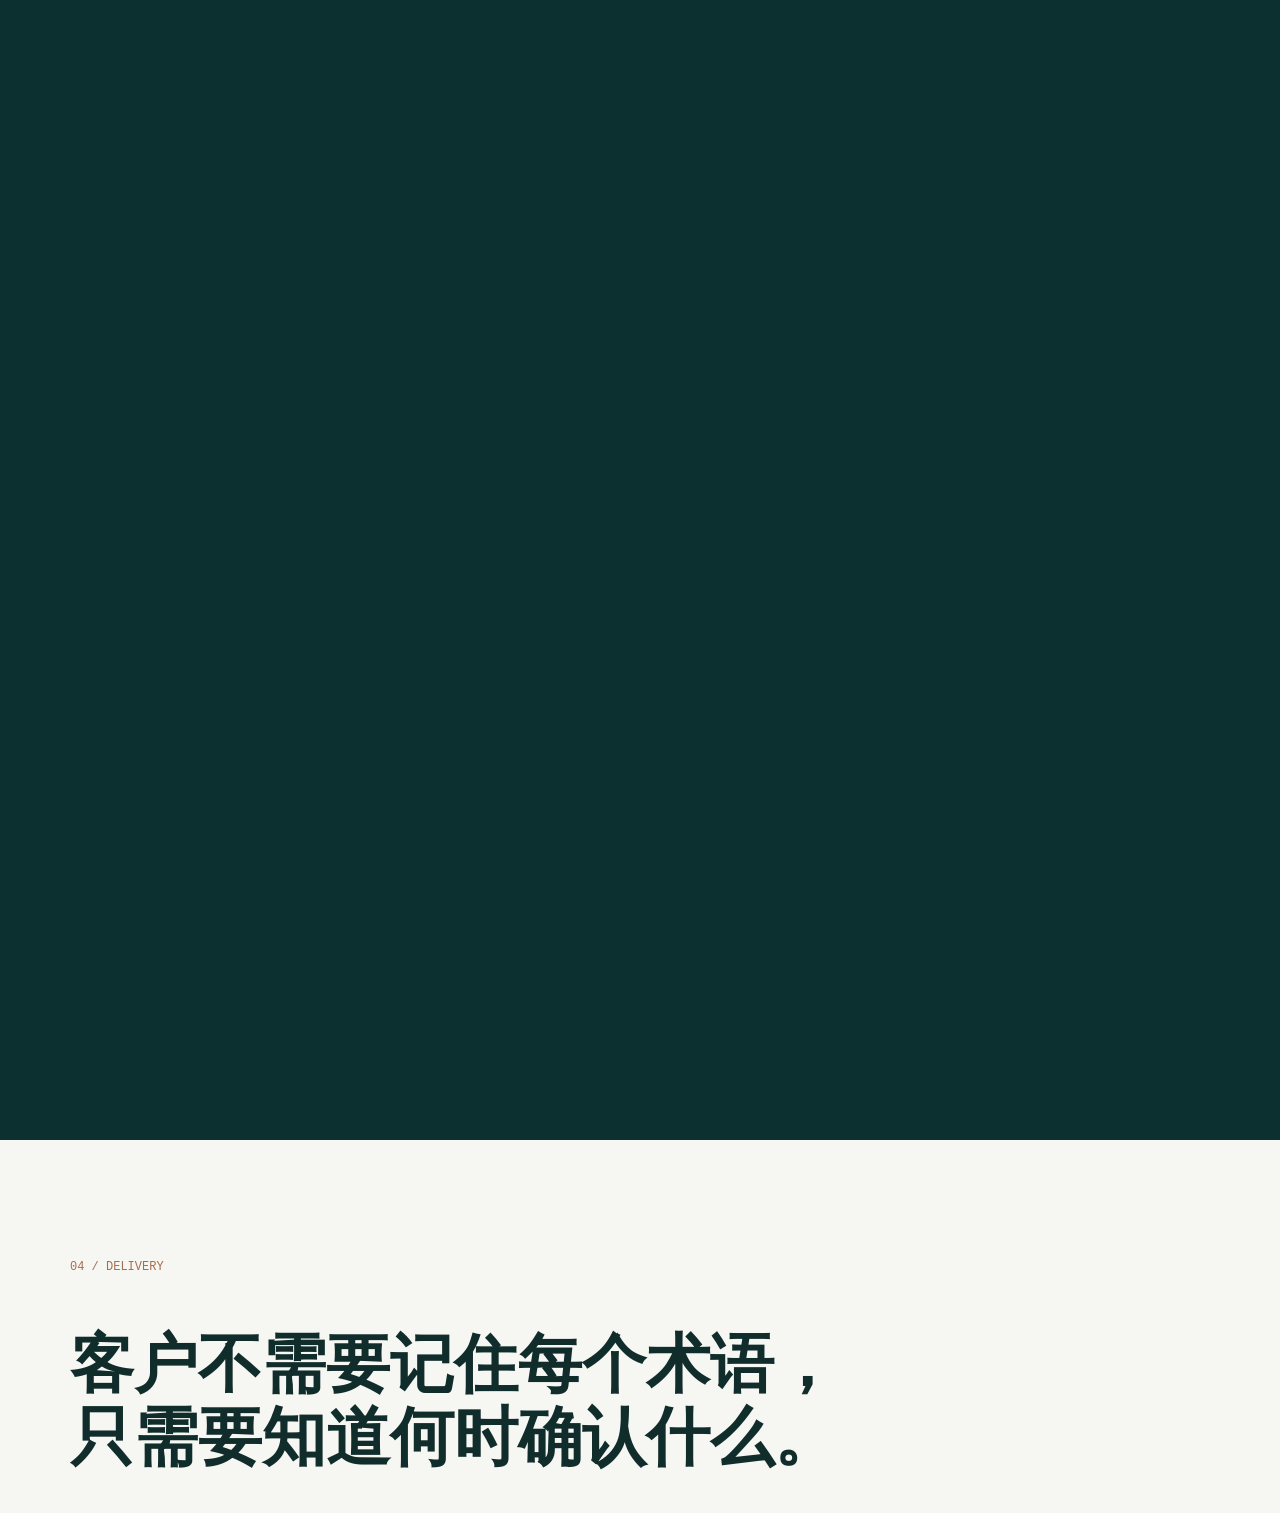
<file: desktop.html>
<!doctype html><html lang="zh-CN"><head><meta charset="utf-8"><meta http-equiv="refresh" content="0;url=index.html"><meta name="robots" content="noindex"><title>海鸟精工｜电脑端</title></head><body><p><a href="index.html">进入海鸟精工施工品控展示</a></p></body></html>
</file>
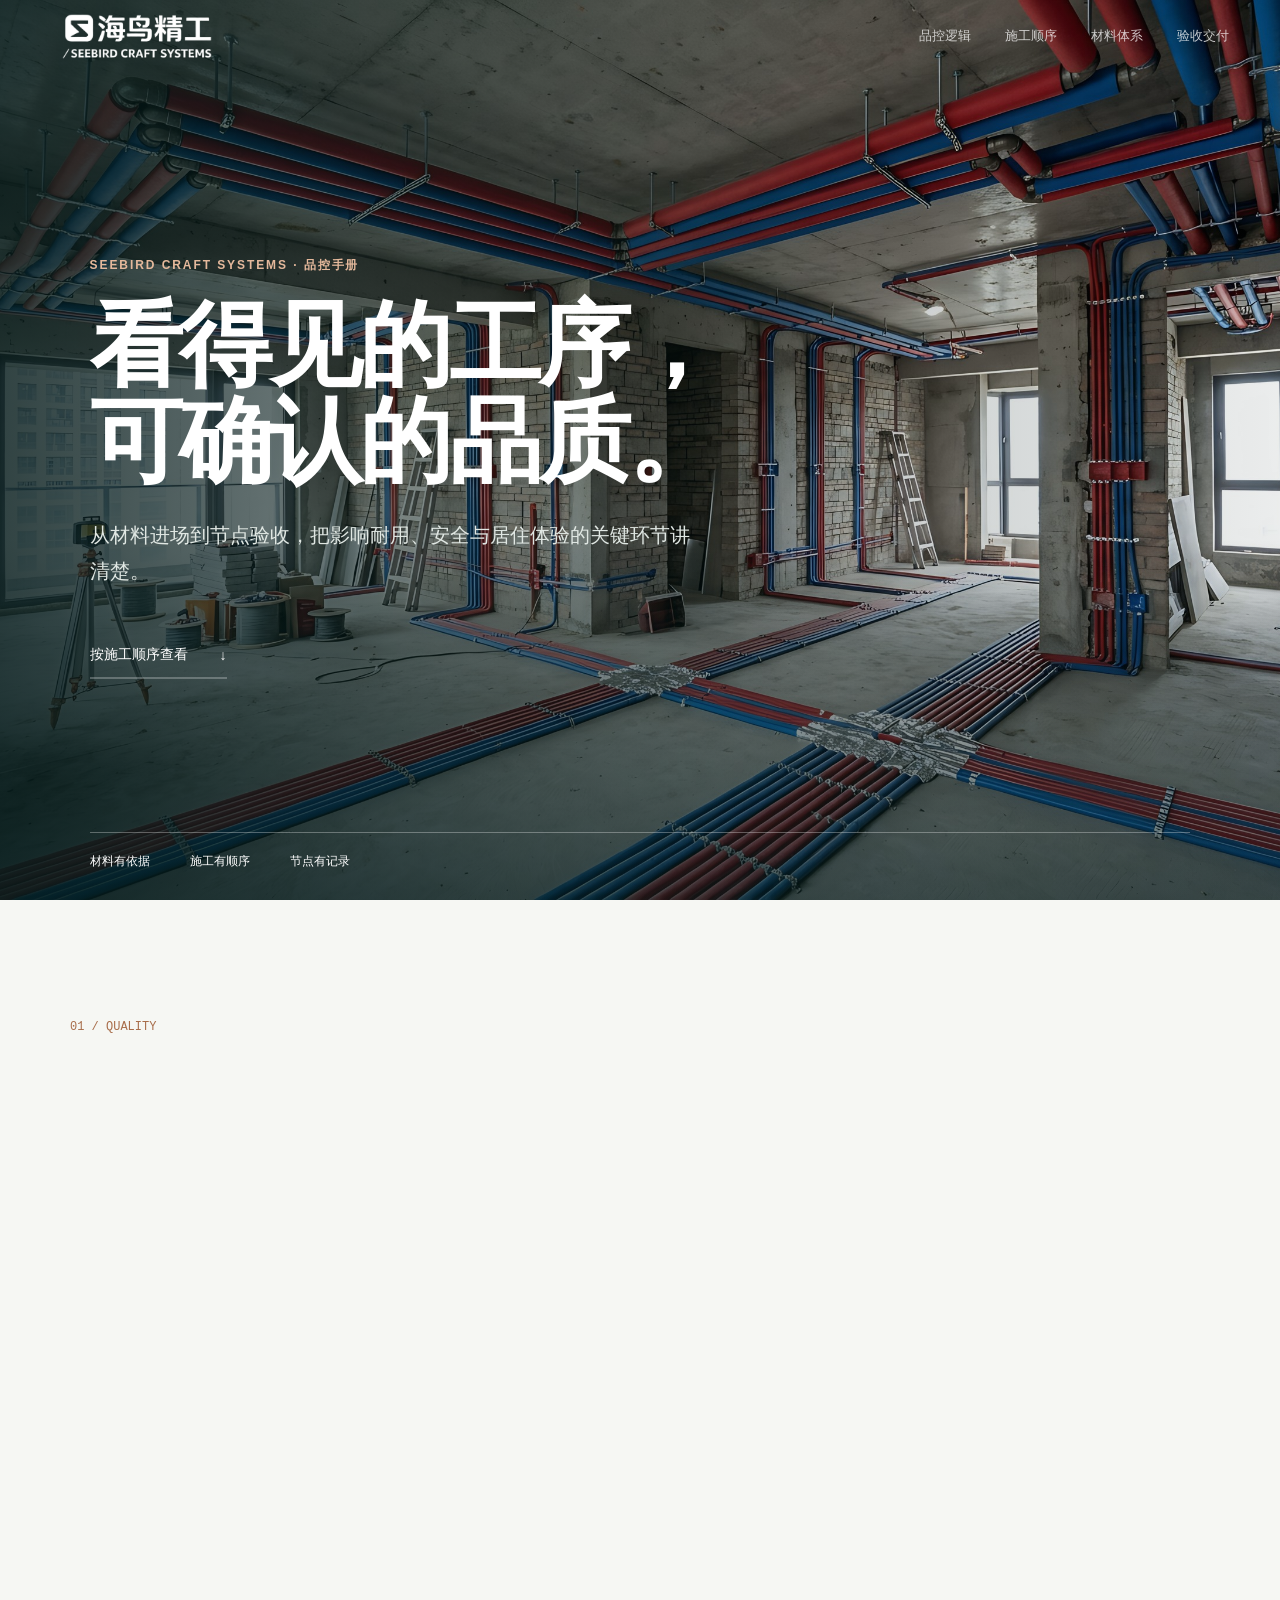
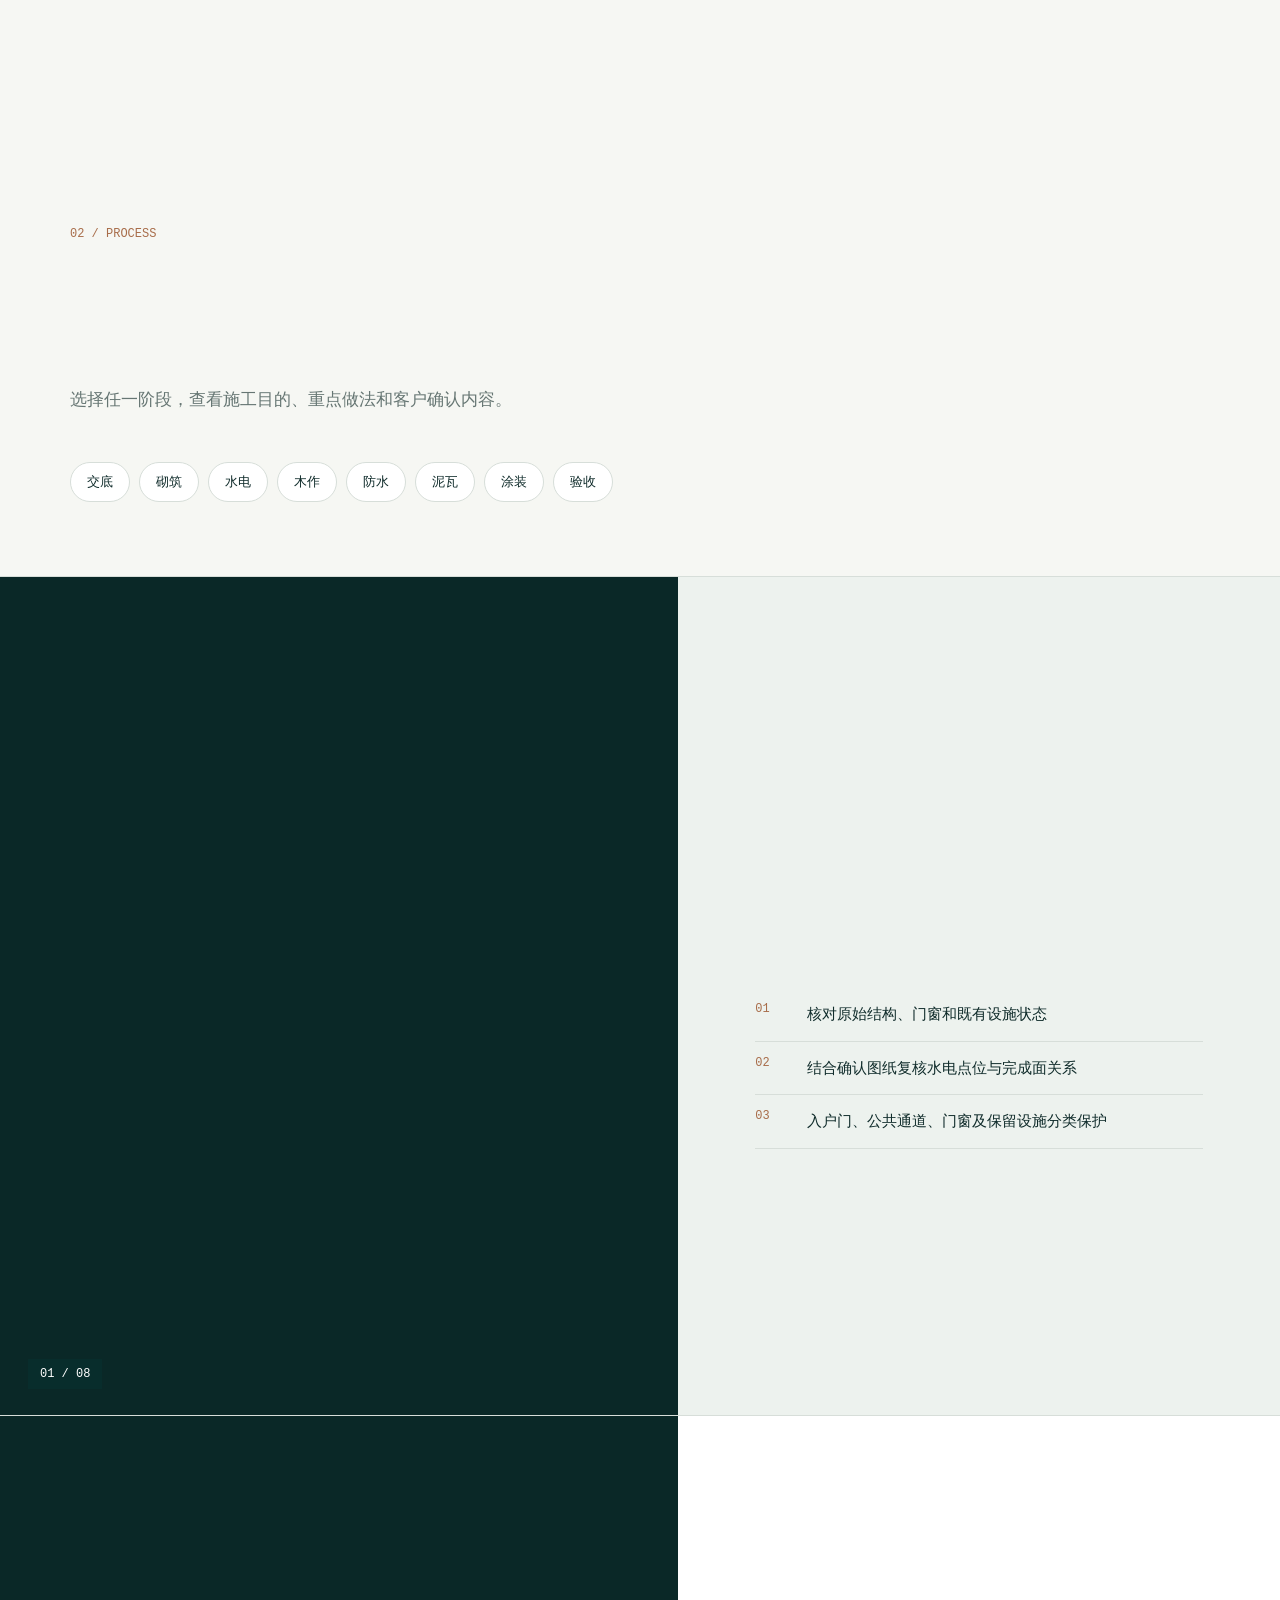
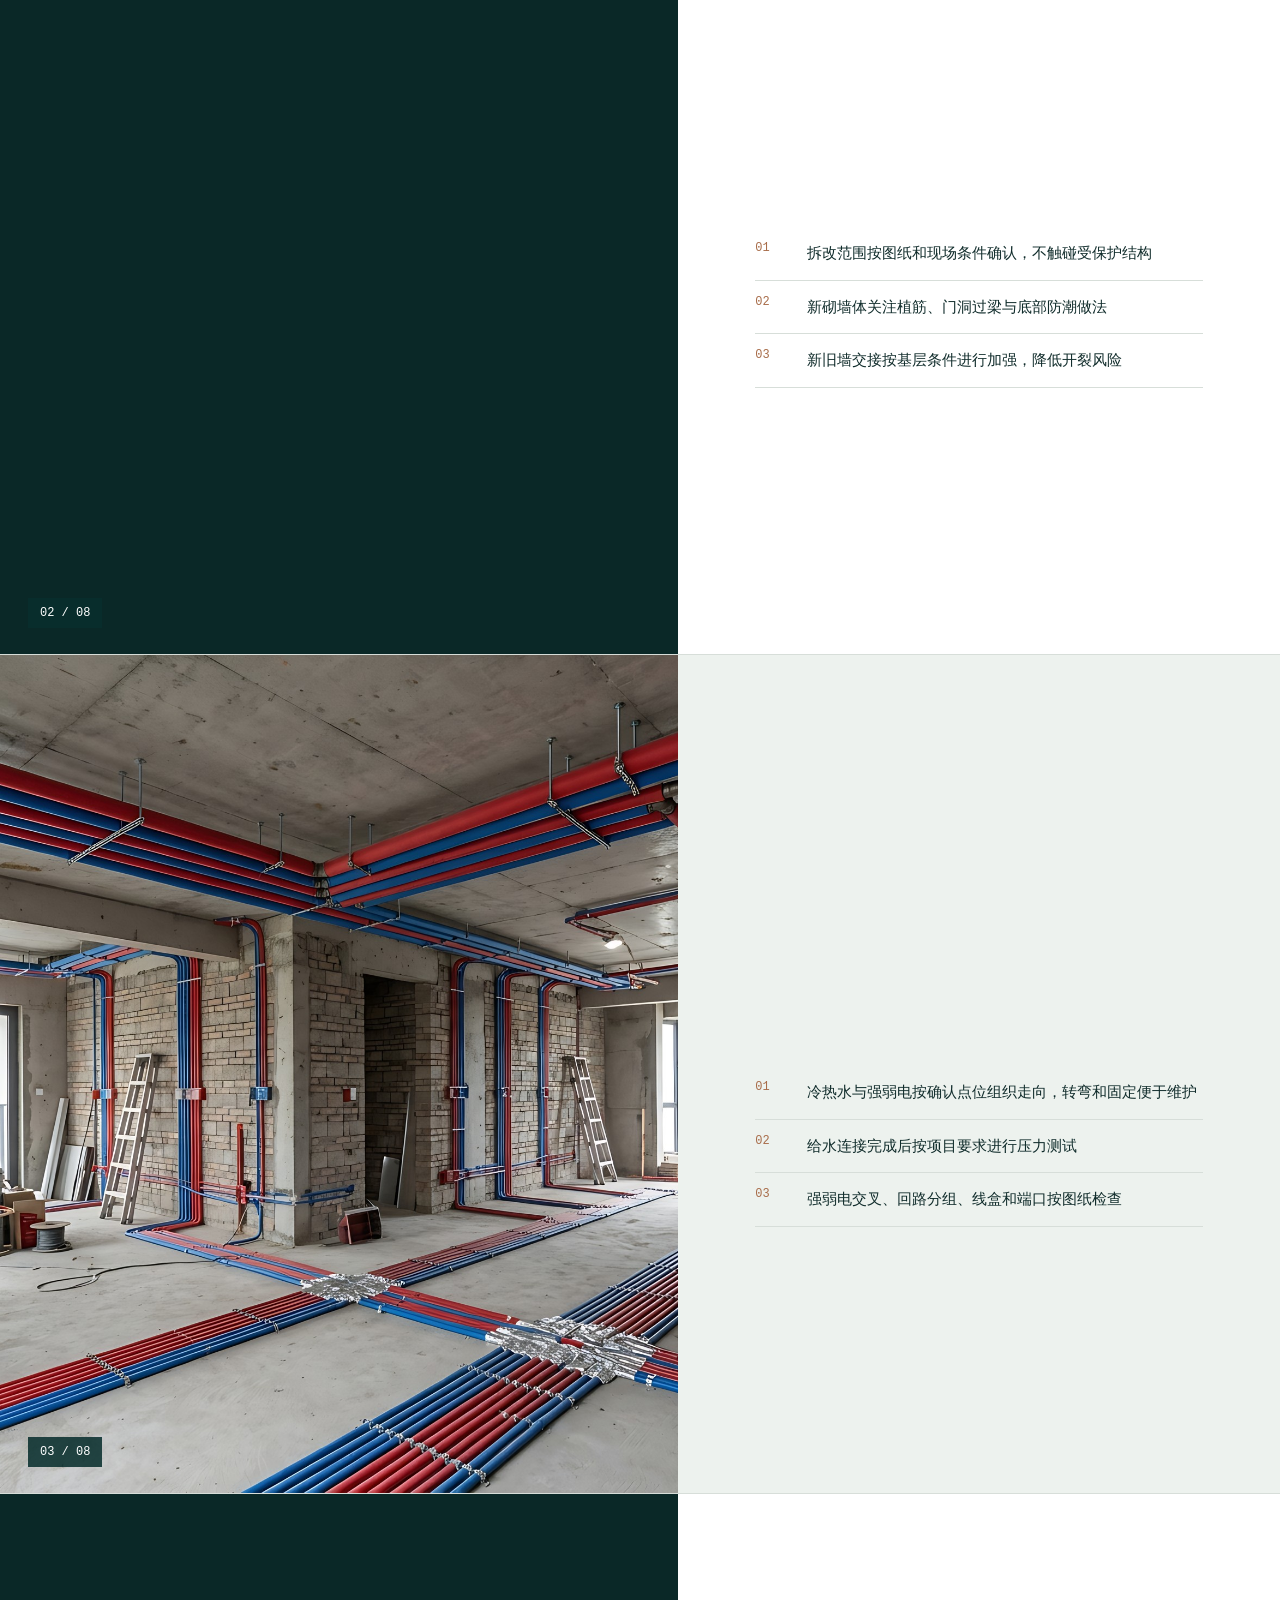
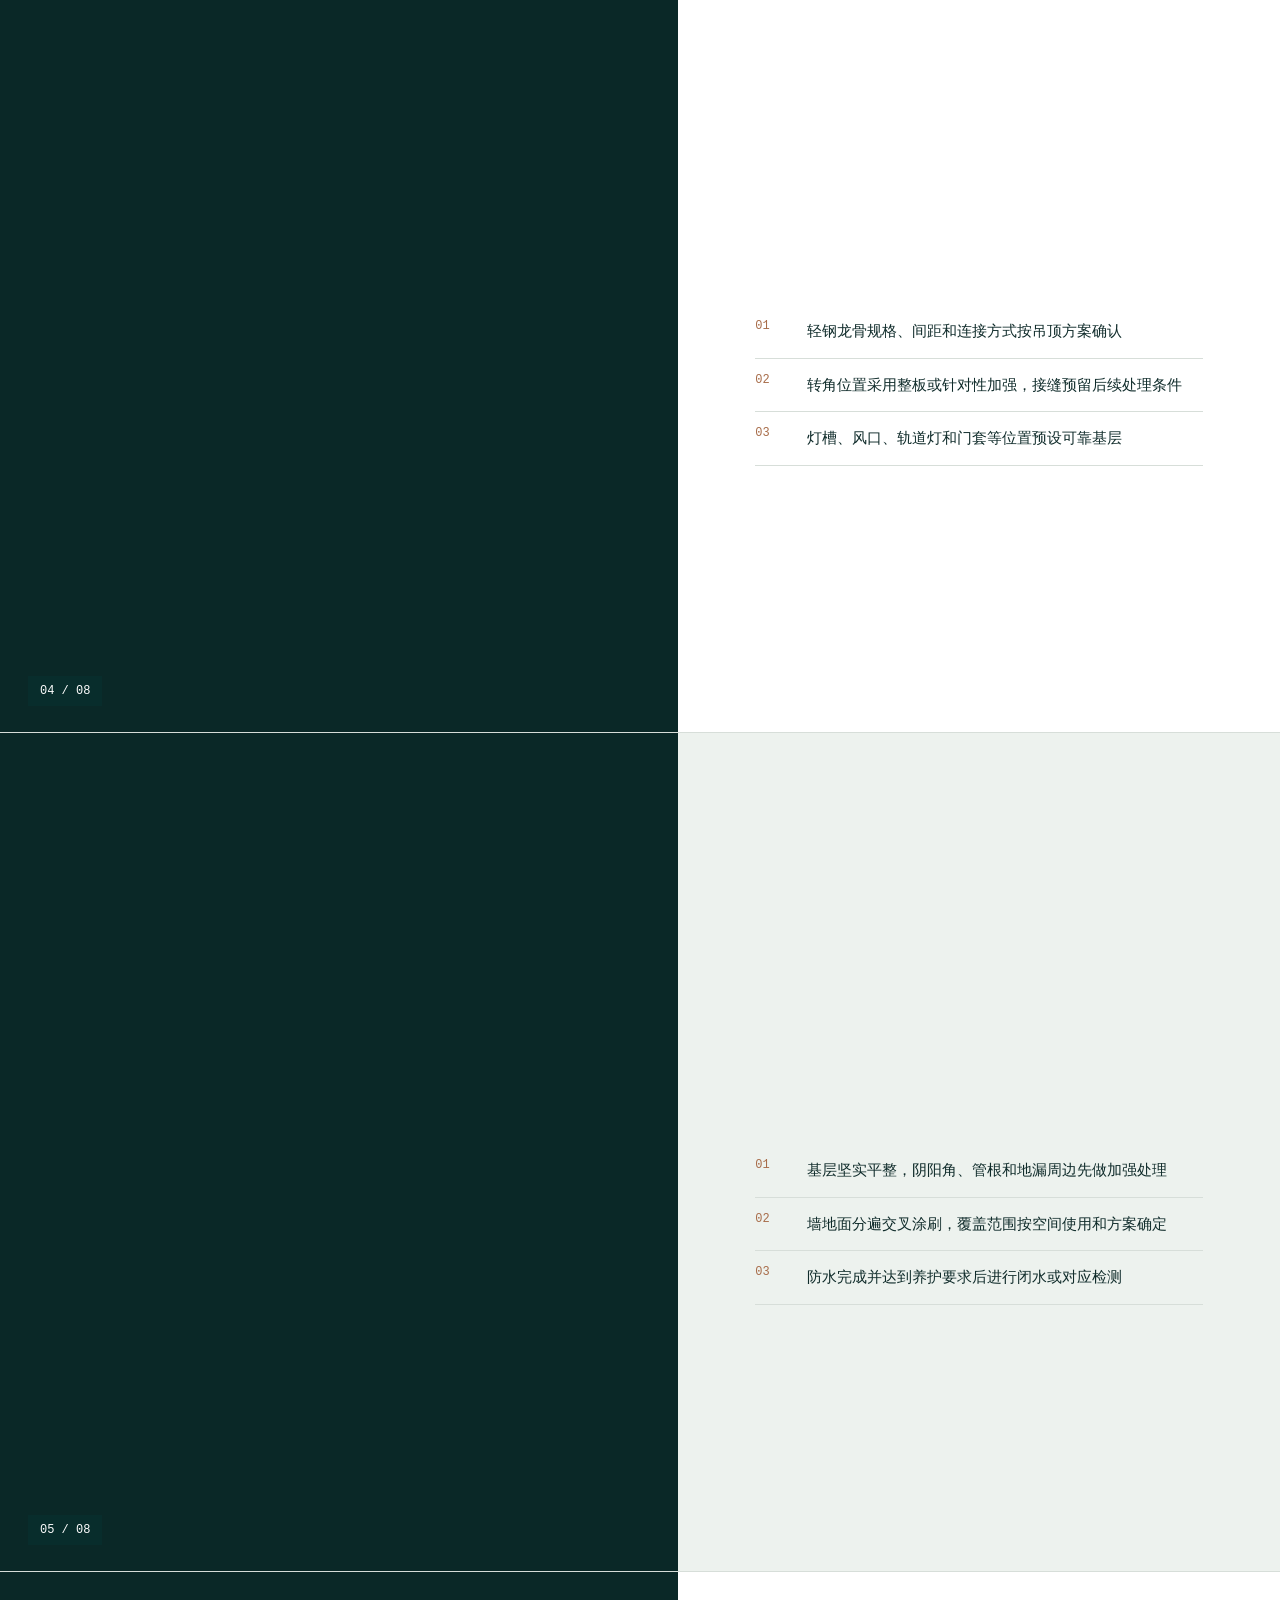
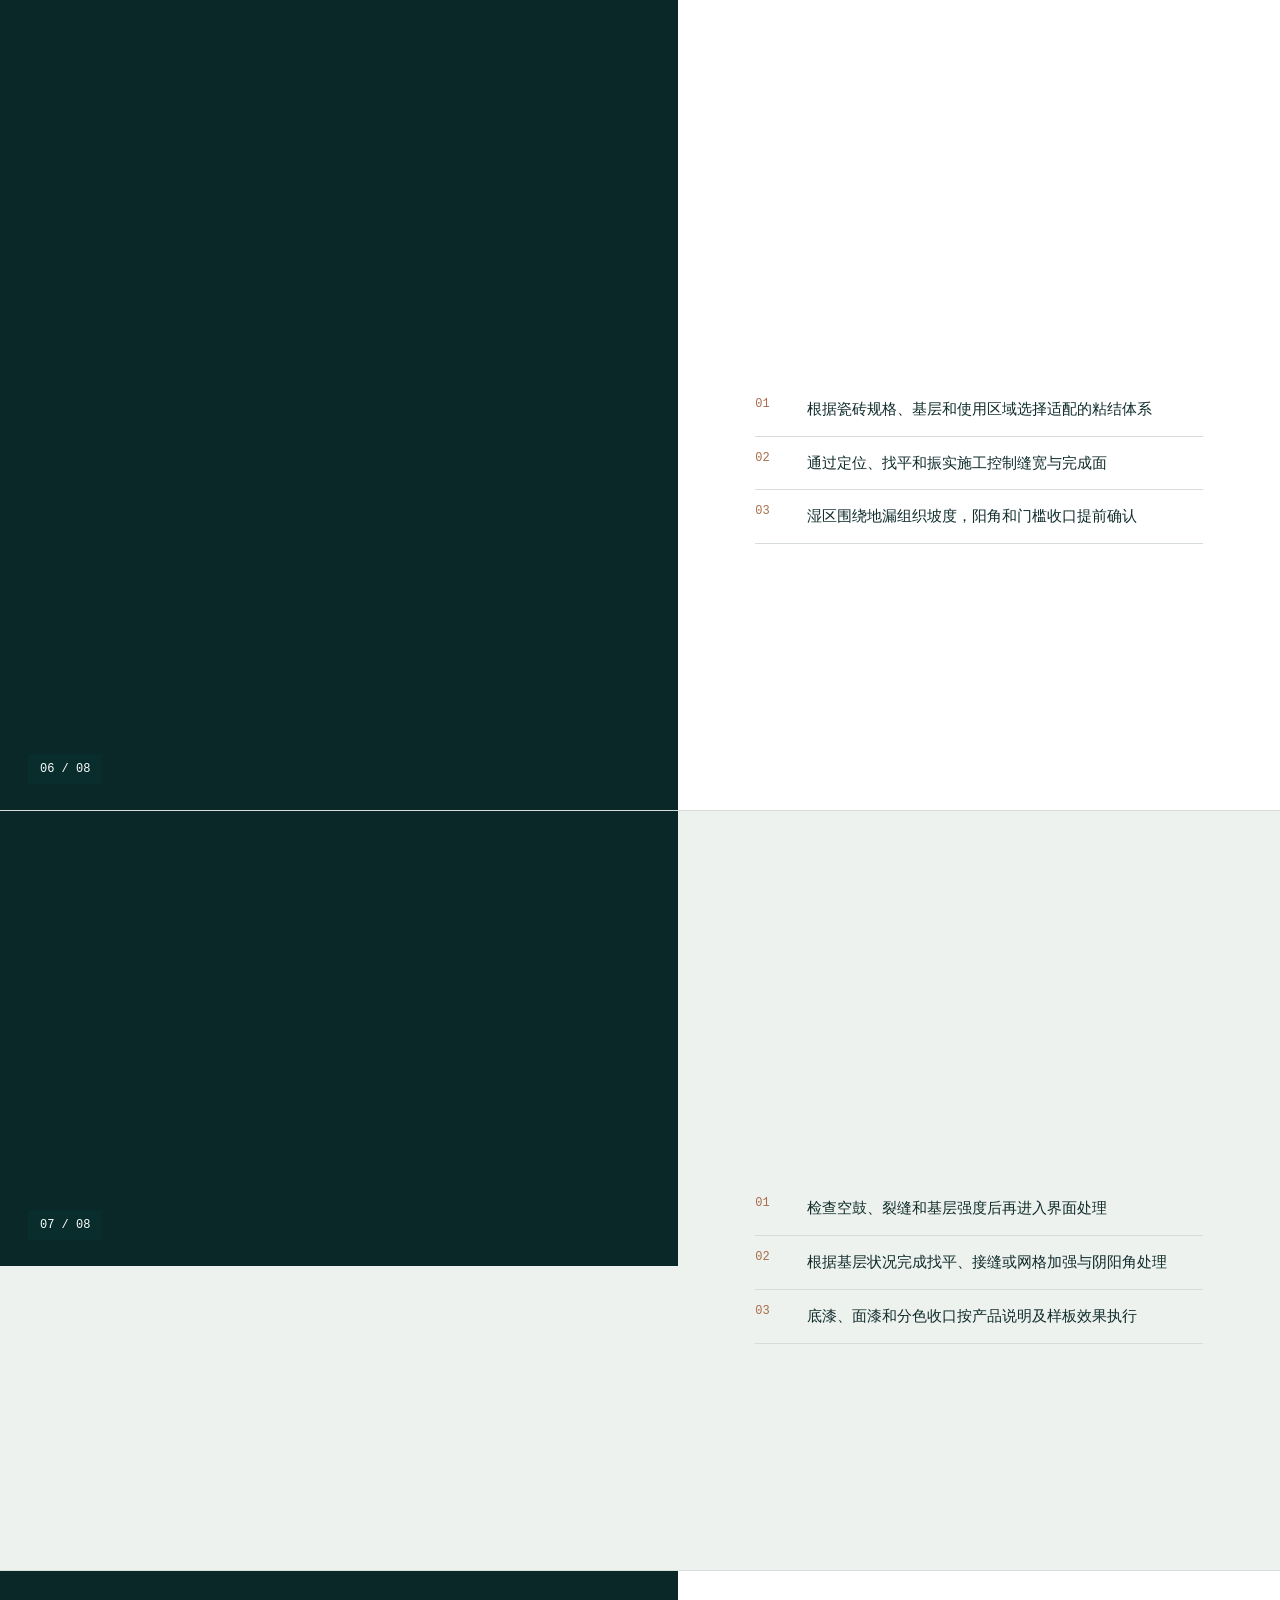
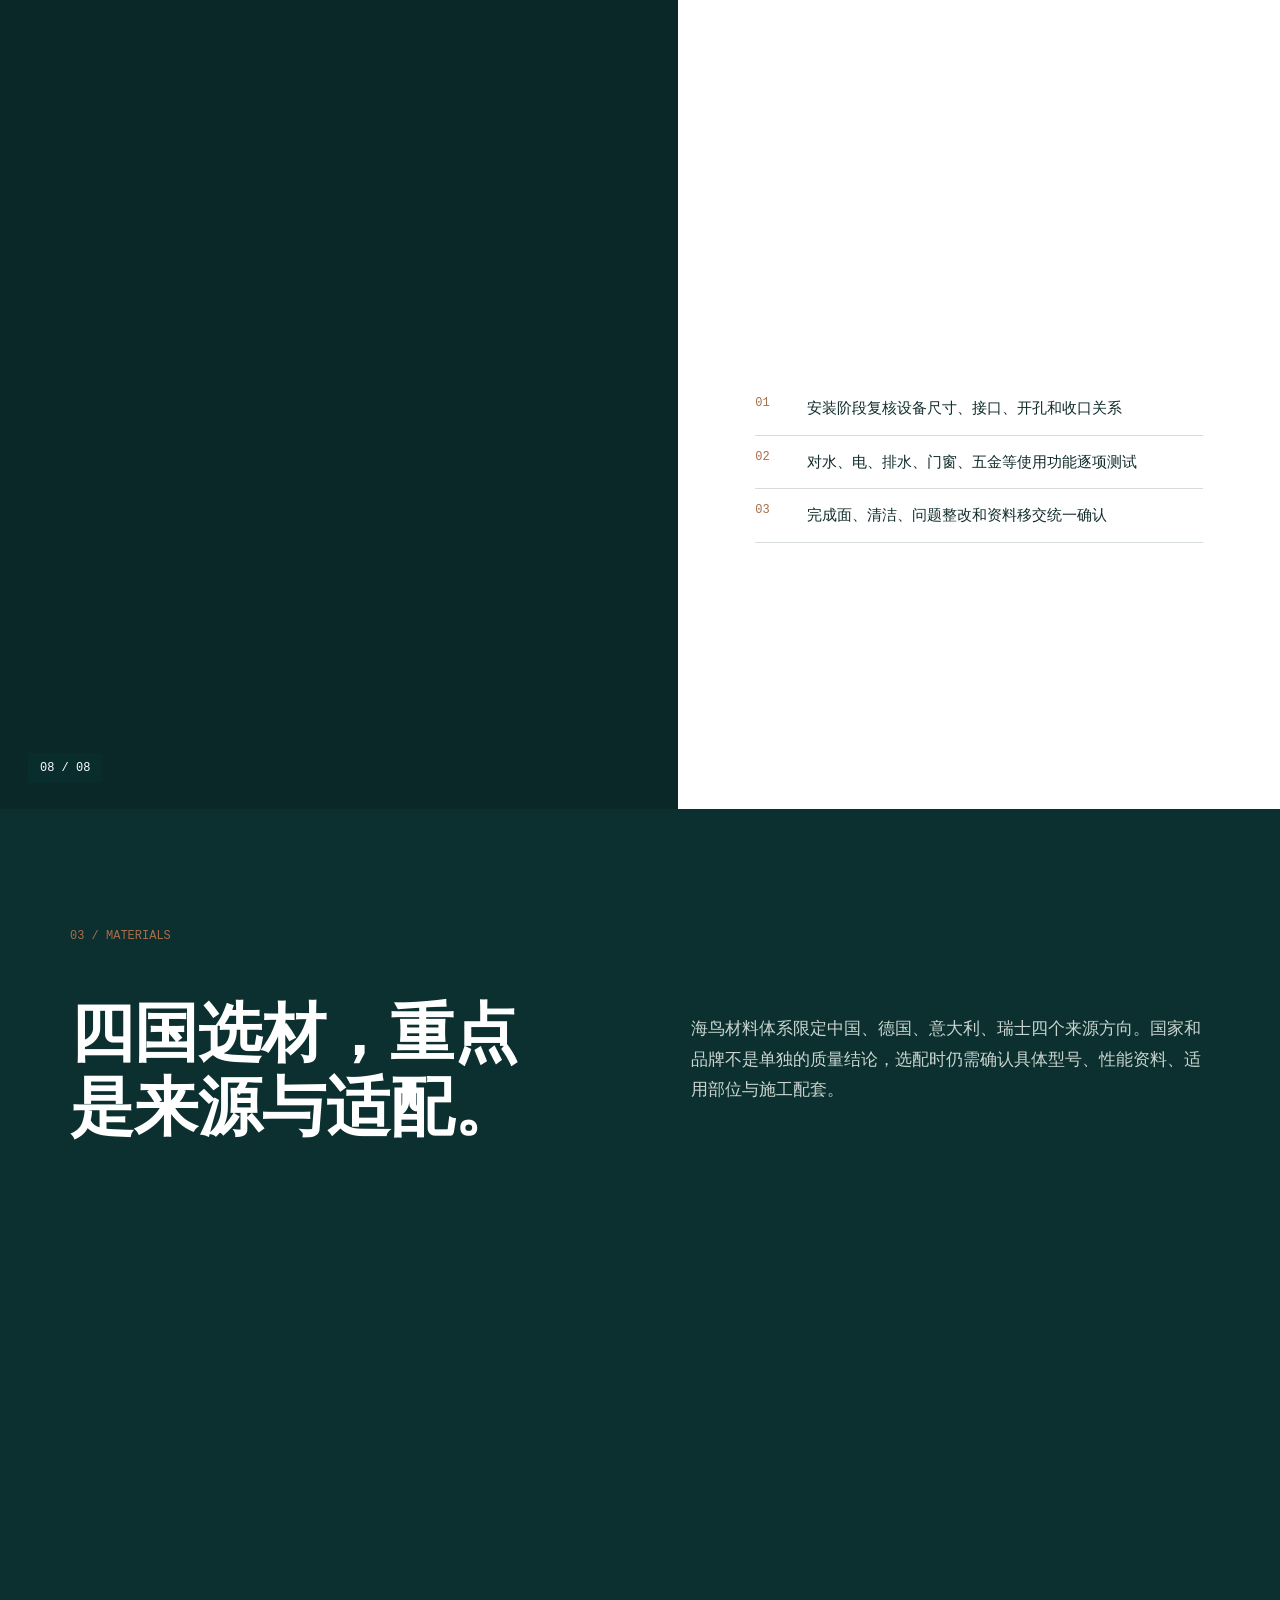
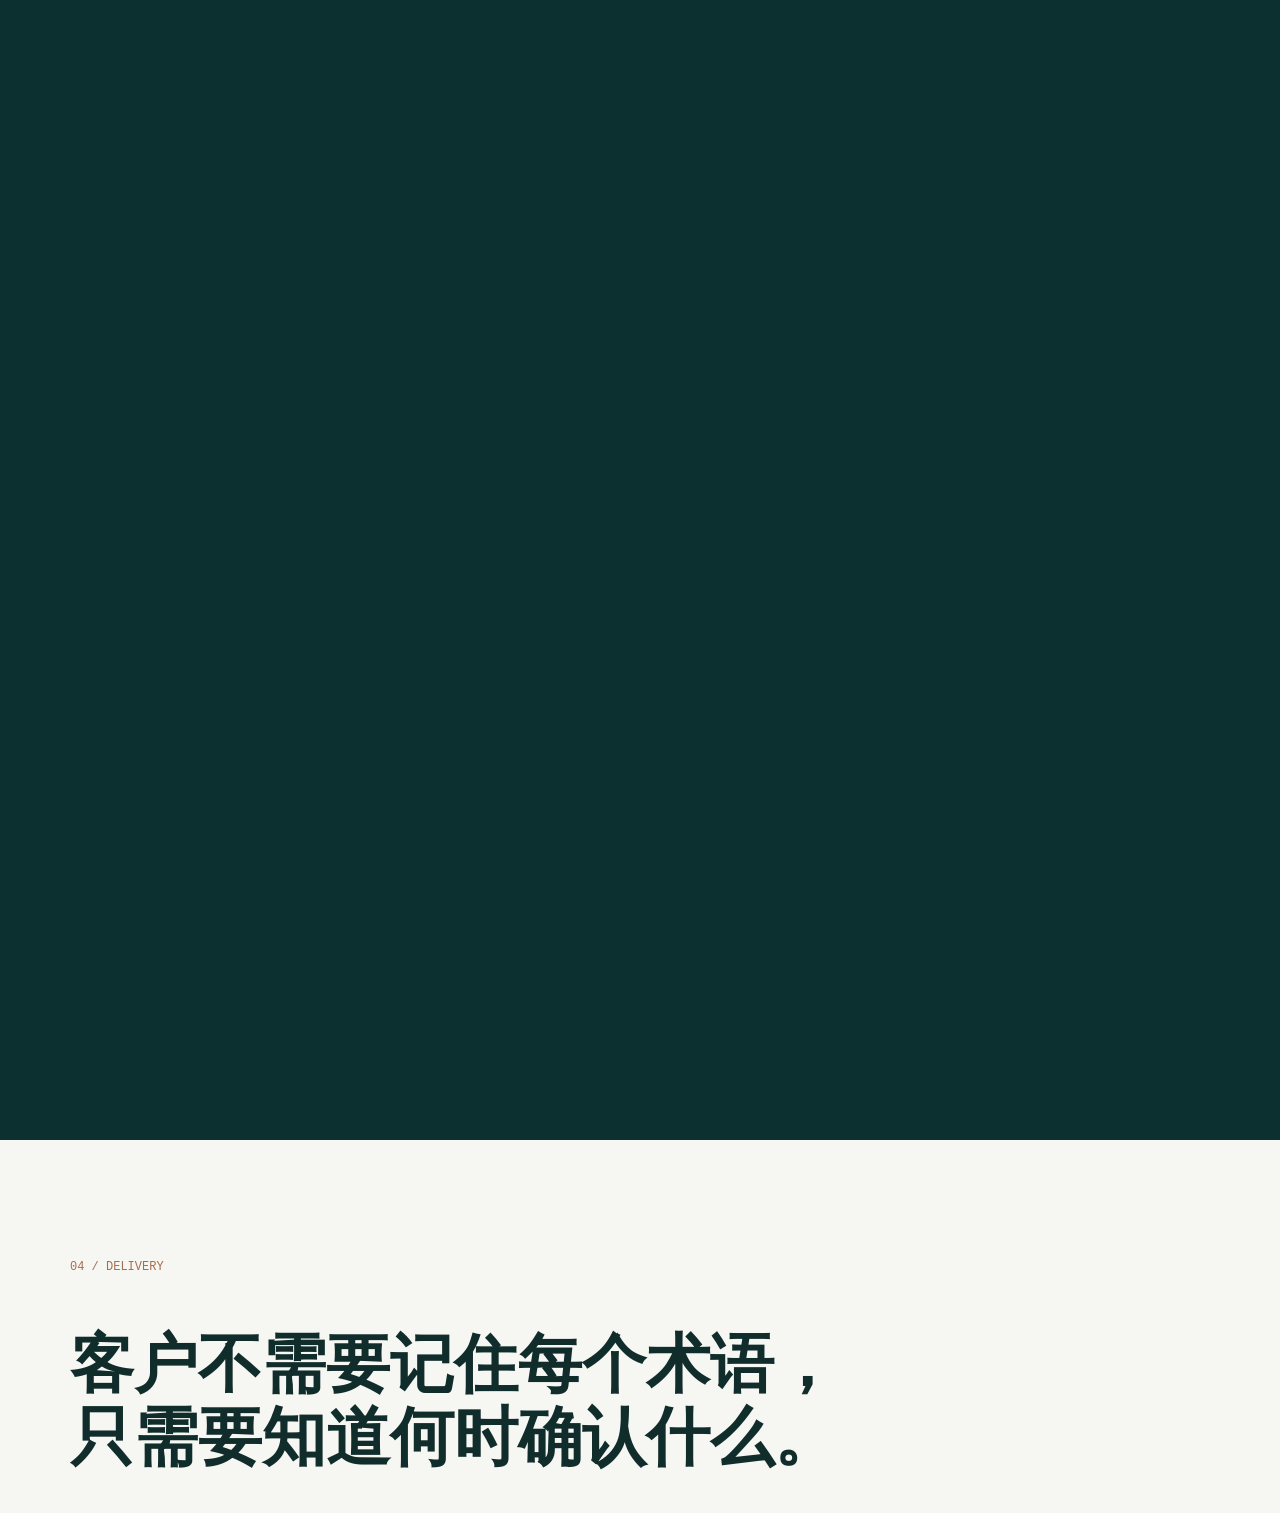
<file: mobile.html>
<!doctype html><html lang="zh-CN"><head><meta charset="utf-8"><meta name="viewport" content="width=device-width,initial-scale=1"><meta http-equiv="refresh" content="0;url=index.html"><meta name="robots" content="noindex"><title>海鸟精工｜手机端</title></head><body><p><a href="index.html">进入海鸟精工施工品控展示</a></p></body></html>
</file>
<file: site.css>
:root{--ink:#102c2b;--teal:#164c49;--deep:#0c302f;--paper:#f6f7f3;--white:#fff;--line:#d7ded9;--muted:#667673;--copper:#a86d4a;--max:1240px}*{box-sizing:border-box}html{scroll-behavior:smooth;scroll-padding-top:76px}body{margin:0;background:var(--paper);color:var(--ink);font-family:-apple-system,BlinkMacSystemFont,"SF Pro Text","PingFang SC","Hiragino Sans GB","Microsoft YaHei",sans-serif;font-size:17px;letter-spacing:0;-webkit-font-smoothing:antialiased}body.lock{overflow:hidden}img{display:block;max-width:100%}a{color:inherit;text-decoration:none}button{font:inherit;color:inherit}p{line-height:1.8}.progress{position:fixed;left:0;right:0;top:0;height:2px;z-index:30}.progress i{display:block;height:100%;width:0;background:var(--copper)}header{position:fixed;z-index:25;top:0;left:0;right:0;height:72px;padding:0 clamp(22px,4vw,64px);display:flex;align-items:center;justify-content:space-between;color:#fff;transition:.4s ease}header.scrolled{height:62px;background:rgba(10,44,43,.91);backdrop-filter:blur(18px);border-bottom:1px solid #ffffff18}.brand img{width:172px;height:45px;object-fit:contain;filter:brightness(0) invert(1)}header nav{display:flex;gap:34px;font-size:13px}header nav a{padding:18px 0;opacity:.75;transition:.25s}header nav a:hover,header nav a.active{opacity:1}.menu{display:none;border:0;background:none;color:#fff}.drawer{display:none}.hero{position:relative;height:min(900px,100svh);min-height:680px;color:#fff;background:var(--deep);overflow:hidden}.hero>img{width:100%;height:100%;object-fit:cover}.shade{position:absolute;inset:0;background:linear-gradient(90deg,rgba(4,26,26,.82),rgba(4,26,26,.22) 65%,rgba(4,26,26,.08)),linear-gradient(0deg,rgba(5,26,26,.6),transparent 40%)}.hero-copy{position:absolute;left:max(7vw,48px);top:50%;width:min(760px,72vw);transform:translateY(-46%)}.eyebrow{margin:0 0 20px;color:var(--copper);font-size:12px;font-weight:700;letter-spacing:.16em}.hero .eyebrow{color:#e5b99c}.hero h1{font-size:clamp(54px,7.3vw,108px);line-height:1.03;letter-spacing:-.035em;margin:0 0 28px;font-weight:650}.hero-copy>p:not(.eyebrow){max-width:610px;font-size:20px;color:#e0e7e3}.hero-copy>a{display:inline-flex;gap:32px;align-items:center;margin-top:24px;padding:13px 0;border-bottom:1px solid #ffffff80;font-size:14px}.hero-foot{position:absolute;left:max(7vw,48px);right:max(7vw,48px);bottom:30px;padding-top:20px;border-top:1px solid #ffffff4d;display:flex;gap:40px;font-size:12px}.band{max-width:var(--max);margin:auto;padding:120px 50px}.section-no{font:12px ui-monospace,SFMono-Regular,Consolas,monospace;color:var(--copper);margin-bottom:54px}.intro-grid{display:grid;grid-template-columns:1.15fr .85fr;gap:10vw}.intro h2,.process-head h2,.materials h2,.delivery>h2{font-size:clamp(38px,5vw,68px);line-height:1.15;letter-spacing:0;margin:0;text-wrap:balance;word-break:normal;overflow-wrap:normal;line-break:strict}.intro h2 span,.materials h2 span{display:inline}.intro-grid>div{color:#40524f}.control-flow{margin-top:90px;border-top:1px solid var(--line);display:grid;grid-template-columns:repeat(4,1fr)}.control-flow article{padding:30px 28px 20px 0;border-right:1px solid var(--line)}.control-flow article+article{padding-left:28px}.control-flow i,.delivery-grid i{font-style:normal;color:var(--copper);font:12px ui-monospace,monospace}.control-flow b{display:block;margin:24px 0 8px;font-size:19px}.control-flow p{font-size:14px;color:var(--muted)}.process-head{padding-bottom:70px}.process-head>p{color:var(--muted)}.process-tabs{display:flex;overflow:auto;gap:9px;margin-top:46px;padding-bottom:4px}.process-tabs a{flex:0 0 auto;padding:10px 16px;border:1px solid var(--line);border-radius:99px;font-size:13px;background:#fff;transition:.25s}.process-tabs a:hover{color:#fff;background:var(--teal);border-color:var(--teal)}.stage{min-height:760px;display:grid;grid-template-columns:1.06fr .94fr;background:#fff;border-top:1px solid var(--line);scroll-margin-top:62px}.stage:nth-of-type(even){background:#edf2ee}.stage-media{position:sticky;top:62px;height:calc(100svh - 62px);min-height:640px;align-self:start;background:#0a2827;overflow:hidden}.stage-media img{width:100%;height:100%;object-fit:cover;transition:transform 1s cubic-bezier(.22,1,.36,1)}.stage:hover .stage-media img{transform:scale(1.025)}.stage-media span{position:absolute;left:28px;bottom:26px;padding:8px 12px;background:#092f2ddd;color:#fff;font:12px ui-monospace,monospace}.stage-copy{padding:100px clamp(44px,6vw,100px);align-self:center}.stage h2{font-size:clamp(30px,3.8vw,56px);line-height:1.18;letter-spacing:0;margin:0 0 22px;white-space:nowrap}.lead{font-size:19px;color:var(--muted);max-width:560px}.subnav{display:flex;gap:28px;margin-top:52px;border-bottom:1px solid var(--line)}.subnav button{border:0;background:none;padding:14px 0;cursor:pointer;color:var(--muted);position:relative}.subnav button.active{color:var(--ink)}.subnav button.active:after{content:"";position:absolute;left:0;right:0;bottom:-1px;height:2px;background:var(--teal)}.panel{display:none;min-height:274px}.panel.active{display:block}.panel ol{list-style:none;padding:16px 0 0;margin:0}.panel ol li{display:grid;grid-template-columns:40px 1fr;gap:12px;padding:14px 0;border-bottom:1px solid var(--line)}.panel ol i{font-style:normal;color:var(--copper);font:12px ui-monospace,monospace}.panel ol p{margin:0;font-size:15px;line-height:1.65}.panel ul{margin:28px 0;padding:0;list-style:none}.panel ul li{position:relative;padding:12px 0 12px 24px;border-bottom:1px solid var(--line);font-size:15px;line-height:1.65}.panel ul li:before{content:"✓";position:absolute;left:0;color:var(--teal)}.tags{display:flex;flex-wrap:wrap;gap:8px}.tags span{padding:7px 10px;background:var(--paper);border-radius:3px;font-size:11px;color:var(--muted)}.materials{max-width:none;background:var(--deep);color:#fff;padding-left:max(50px,calc((100vw - 1140px)/2));padding-right:max(50px,calc((100vw - 1140px)/2))}.materials-title{display:grid;grid-template-columns:1fr 1fr;gap:8vw}.materials-title>p{color:#c9d4d0}.countries{display:grid;grid-template-columns:repeat(4,1fr);margin-top:76px;border-top:1px solid #ffffff33;border-bottom:1px solid #ffffff33}.countries article{min-height:330px;padding:34px 24px;border-right:1px solid #ffffff33;display:flex;flex-direction:column}.countries article:last-child{border:0}.countries span{font:54px/1 ui-monospace,monospace;color:#ffffff20}.countries small{margin-top:-25px;color:#d6ad93}.countries b{font-size:18px;margin-top:52px}.countries .brand-logo{width:auto;height:48px;max-width:150px;object-fit:contain;object-position:left center;margin:28px 0 -28px;filter:none}.countries .brand-logo.prysmian{height:34px;filter:brightness(0) invert(1);margin-top:36px;margin-bottom:-26px}.countries .brand-logo+b{margin-top:52px}.countries p{font-size:13px;color:#b9c7c2}.countries a{margin-top:auto;font-size:12px;text-decoration:underline;text-underline-offset:4px}.material-rule{display:grid;grid-template-columns:1fr 3fr;gap:60px;margin-top:65px}.material-rule ol{display:grid;grid-template-columns:repeat(4,1fr);gap:20px;margin:0;padding:0;list-style-position:inside}.material-rule li{font-size:13px;color:#c9d4d0}.delivery-grid{display:grid;grid-template-columns:repeat(4,1fr);margin-top:76px;border-top:1px solid var(--line)}.delivery-grid article{padding:32px 30px 20px 0;border-right:1px solid var(--line)}.delivery-grid article+article{padding-left:30px}.delivery-grid h3{margin:36px 0 12px}.delivery-grid p{font-size:14px;color:var(--muted)}.note{margin-top:58px;padding:24px;border-left:3px solid var(--copper);background:#fff;color:var(--muted);font-size:14px}footer{background:#092e2d;color:#fff;display:grid;grid-template-columns:1fr 1fr auto;align-items:end;gap:30px;padding:70px max(30px,6vw)}footer img{width:190px;filter:brightness(0) invert(1)}footer p{margin:0;color:#c2ceca;font-size:14px}footer a{font-size:13px}.reveal{opacity:0;transform:translateY(24px)}.reveal.visible{opacity:1;transform:none;transition:opacity .8s ease,transform .8s cubic-bezier(.22,1,.36,1)}
@media(max-width:900px){body{font-size:16px;padding-bottom:64px}header{height:58px;padding:0 16px;background:rgba(10,44,43,.9);backdrop-filter:blur(14px)}header.scrolled{height:58px}.brand img{width:132px;height:38px}header>nav{display:none}.menu{display:block;min-width:44px;min-height:44px}.drawer{display:block;position:fixed;z-index:40;inset:0 0 0 18%;padding:22px;background:#f6f7f3;transform:translateX(105%);transition:.35s cubic-bezier(.22,1,.36,1);box-shadow:-20px 0 40px #0003}.drawer.open{transform:none}.drawer>div{display:flex;justify-content:space-between;align-items:center;margin-bottom:32px}.drawer button{border:0;background:none;font-size:30px}.drawer nav{display:grid}.drawer a{display:flex;align-items:center;gap:18px;padding:17px 4px;border-bottom:1px solid var(--line)}.drawer i{font-style:normal;font:12px ui-monospace,monospace;color:var(--copper)}.hero{height:88svh;min-height:620px}.shade{background:linear-gradient(0deg,rgba(4,26,26,.85),rgba(4,26,26,.08) 72%)}.hero-copy{left:22px;right:22px;top:auto;bottom:100px;width:auto;transform:none}.hero h1{font-size:clamp(38px,11vw,56px);line-height:1.1}.hero-copy>p:not(.eyebrow){font-size:16px}.hero-foot{left:22px;right:22px;bottom:22px;gap:16px;justify-content:space-between}.hero-foot span{font-size:10px}.band{padding:76px 22px}.section-no{margin-bottom:34px}.intro-grid,.materials-title{grid-template-columns:1fr;gap:22px}.intro h2,.process-head h2,.materials h2,.delivery>h2{font-size:clamp(31px,9vw,43px);line-height:1.3;text-wrap:balance;word-break:normal;overflow-wrap:normal;line-break:strict}.intro h2 span,.materials h2 span{display:inline}.control-flow{grid-template-columns:1fr 1fr;margin-top:50px}.control-flow article{border-bottom:1px solid var(--line);padding:22px 16px 18px 0}.control-flow article+article{padding-left:16px}.control-flow article:nth-child(2){border-right:0}.stage{display:block;min-height:0}.stage-media{position:relative;top:auto;height:auto;min-height:0;aspect-ratio:16/10}.stage-copy{padding:56px 22px 70px}.stage h2{font-size:clamp(31px,9vw,44px)}.lead{font-size:17px}.subnav{margin-top:36px}.panel{min-height:285px}.countries{grid-template-columns:1fr 1fr;margin-top:48px}.countries article{min-height:280px;border-bottom:1px solid #ffffff33}.countries article:nth-child(2){border-right:0}.countries span{font-size:43px}.countries b{margin-top:38px;font-size:16px}.material-rule{grid-template-columns:1fr;gap:20px}.material-rule ol{grid-template-columns:1fr 1fr}.delivery-grid{grid-template-columns:1fr 1fr;margin-top:48px}.delivery-grid article{border-bottom:1px solid var(--line);padding:25px 16px 18px 0}.delivery-grid article+article{padding-left:16px}.delivery-grid article:nth-child(2){border-right:0}.delivery-grid h3{margin-top:24px}footer{grid-template-columns:1fr;padding:50px 22px}.progress{top:58px}.process-tabs{position:sticky;top:58px;z-index:10;background:var(--paper);padding:9px 0}.reveal{opacity:1;transform:none}}
@media(max-width:360px){.hero h1{font-size:36px}.countries{grid-template-columns:1fr}.countries article{border-right:0}.control-flow,.delivery-grid{grid-template-columns:1fr}.control-flow article,.delivery-grid article{border-right:0}.material-rule ol{grid-template-columns:1fr}}
.stage-media{cursor:zoom-in}.viewer{width:min(1100px,94vw);max-width:none;padding:0;border:0;background:#082b2a;color:#fff;box-shadow:0 30px 100px #0007}.viewer::backdrop{background:#051b1ad9;backdrop-filter:blur(8px)}.viewer img{width:100%;max-height:78vh;object-fit:contain}.viewer p{margin:0;padding:16px 20px;font-size:14px}.viewer button{position:absolute;right:10px;top:10px;width:42px;height:42px;border:1px solid #ffffff66;background:#082b2acc;color:#fff;font-size:26px;cursor:pointer}@media(max-width:900px){.hero-copy>p:not(.eyebrow){font-size:15px;line-height:1.7;max-width:335px;overflow-wrap:break-word}.viewer{width:100vw;margin:auto}.viewer img{max-height:70vh}}@media(prefers-reduced-motion:reduce){html{scroll-behavior:auto}*,*:before,*:after{animation:none!important;transition:none!important}.reveal{opacity:1;transform:none}}
</file>
<file: enhance.css>
/* Responsive craft navigation */
.stage-rail{position:fixed;right:12px;top:50%;transform:translateY(-50%);z-index:20;display:grid;gap:6px;opacity:0;pointer-events:none}
.stage-rail.show{opacity:1;pointer-events:auto}
.stage-rail.is-covered{display:none!important}
.stage-rail a{display:flex;align-items:center;justify-content:flex-end;gap:8px}
.stage-rail i{display:grid;place-items:center;width:30px;height:30px;border-radius:50%;background:#eef3ed;color:#123e3a;font:11px monospace}
.stage-rail span{display:none;background:#123e3a;padding:8px;color:white;font-size:12px}
.stage-rail a:hover span{display:block}
.stage-rail a.active i{background:#c8a58b;color:#102f2b}
/* Headings wrap within their own containers */
h1,h2,h3{text-wrap:balance;word-break:normal;overflow-wrap:normal;line-break:strict}
.stage h2{font-size:clamp(28px,3.5vw,52px)}
/* Material archive */
.material-archive{margin-top:64px;padding-top:40px;border-top:1px solid #ffffff30;min-width:0}
.archive-head{display:flex;align-items:flex-start;justify-content:space-between;gap:24px}
.archive-head>div{min-width:0}
.archive-head small{font-size:11px;letter-spacing:.14em;color:#d6b397}
.archive-head h3{font-size:clamp(24px,3vw,36px);line-height:1.4;margin:14px 0}
.archive-head p{font-size:14px;line-height:1.8;color:#c0d0c9;max-width:650px}
.archive-head>span{flex-shrink:0;font-size:11px;color:#b8cec3}
.archive-head>span b{display:block;font:48px monospace;color:#d6b397}
.archive-tabs{display:grid;grid-template-columns:repeat(4,minmax(0,1fr));gap:10px;margin:28px 0 24px}
.archive-tabs button{border:1px solid #ffffff38;background:transparent;color:#d5e0d8;padding:14px 10px;border-radius:6px;cursor:pointer;font:inherit;font-size:14px}
.archive-tabs button.active{background:#edf1e8;color:#123e3a;border-color:#edf1e8}
.archive-tabs i{font:11px monospace;margin-left:8px;opacity:.65}
.archive-labels{display:none!important}
.material-row{border:1px solid #ffffff26;border-radius:6px;margin-bottom:12px;overflow:hidden;background:#103d38}
.material-row button{display:grid;grid-template-columns:32px minmax(0,1fr) 120px 90px;align-items:center;gap:16px;width:100%;padding:20px;border:0;background:transparent;color:#eef3ec;text-align:left;cursor:pointer;font:inherit}
.material-row button i{font:12px monospace;color:#c5a58c}
.material-row button strong{font-size:17px;font-weight:500;min-width:0;line-height:1.5}
.material-row button em{font-size:14px;font-style:normal;color:#d8b69a;min-width:0}
.material-row button>span{font-size:12px;white-space:nowrap;text-align:right}
.material-row button>span:after{content:' ＋'}
.material-row.open button>span:after{content:' −'}
.material-row.open button{background:#ffffff08;border-bottom:1px solid #ffffff20}
.row-detail{display:none;background:#0b302d}
.material-row.open .row-detail{display:block}
.row-detail dl{display:grid;grid-template-columns:1fr 1fr 2fr 1fr;gap:24px;margin:0;padding:24px 20px}
.row-detail dl>div{min-width:0}
.row-detail dt{color:#9ebbb0;font-size:11px;margin:0 0 10px}
.row-detail dd{color:#ecf1e8;font-size:14px;line-height:1.8;margin:0;overflow-wrap:anywhere}
.material-row button:focus-visible,.archive-tabs button:focus-visible{outline:2px solid #d6b397;outline-offset:-3px}
#paint .stage-media{aspect-ratio:2528/1696;height:auto;min-height:0}
#paint .stage-media img{display:block;width:100%;height:auto;aspect-ratio:2528/1696;object-fit:contain}
@media(max-width:1000px){
.stage-rail{display:none!important}
.archive-head>span{display:none}
.archive-tabs{grid-template-columns:repeat(2,minmax(0,1fr));gap:8px}
.material-row button{grid-template-columns:24px minmax(0,1fr) 76px;grid-template-rows:auto auto;gap:4px 12px;padding:18px 16px}
.material-row button i{grid-column:1;grid-row:1 / 3}
.material-row button strong{grid-column:2;grid-row:1;font-size:16px}
.material-row button em{grid-column:2;grid-row:2;font-size:12px}
.material-row button>span{grid-column:3;grid-row:1 / 3;font-size:11px}
.row-detail dl{grid-template-columns:1fr 1fr;gap:20px;padding:20px 16px}
.row-detail dt{font-size:11px;margin-bottom:6px}
.row-detail dd{font-size:13px;line-height:1.75}
}
@media(max-width:480px){
.archive-head h3{font-size:26px}
.archive-tabs button{font-size:13px;padding:12px 6px}
.material-row button{grid-template-columns:20px minmax(0,1fr) 72px;gap:4px 8px;padding:16px 12px}
.material-row button strong{font-size:15px}
.row-detail dl{grid-template-columns:1fr;gap:0;padding:0 16px}
.row-detail dl>div{display:grid;grid-template-columns:88px minmax(0,1fr);gap:12px;padding:14px 0;border-bottom:1px solid #ffffff12}
.row-detail dl>div:last-child{border-bottom:0}
.row-detail dt{margin:0;line-height:1.75}
.row-detail dd{line-height:1.75}
}
@media(prefers-reduced-motion:reduce){.hero>img{transform:none!important}}
/* 分类标签保留完整计数，不在窄屏截断 */
#materials{scroll-margin-top:18px}.archive-tabs{min-width:0}.archive-tabs button{min-width:0;overflow:visible;white-space:nowrap;line-height:1.35}.archive-tabs i{display:inline-block;white-space:nowrap}
@media(max-width:480px){.archive-tabs button{font-size:12px;padding-left:4px;padding-right:4px}.archive-tabs i{margin-left:4px}}
</file>
